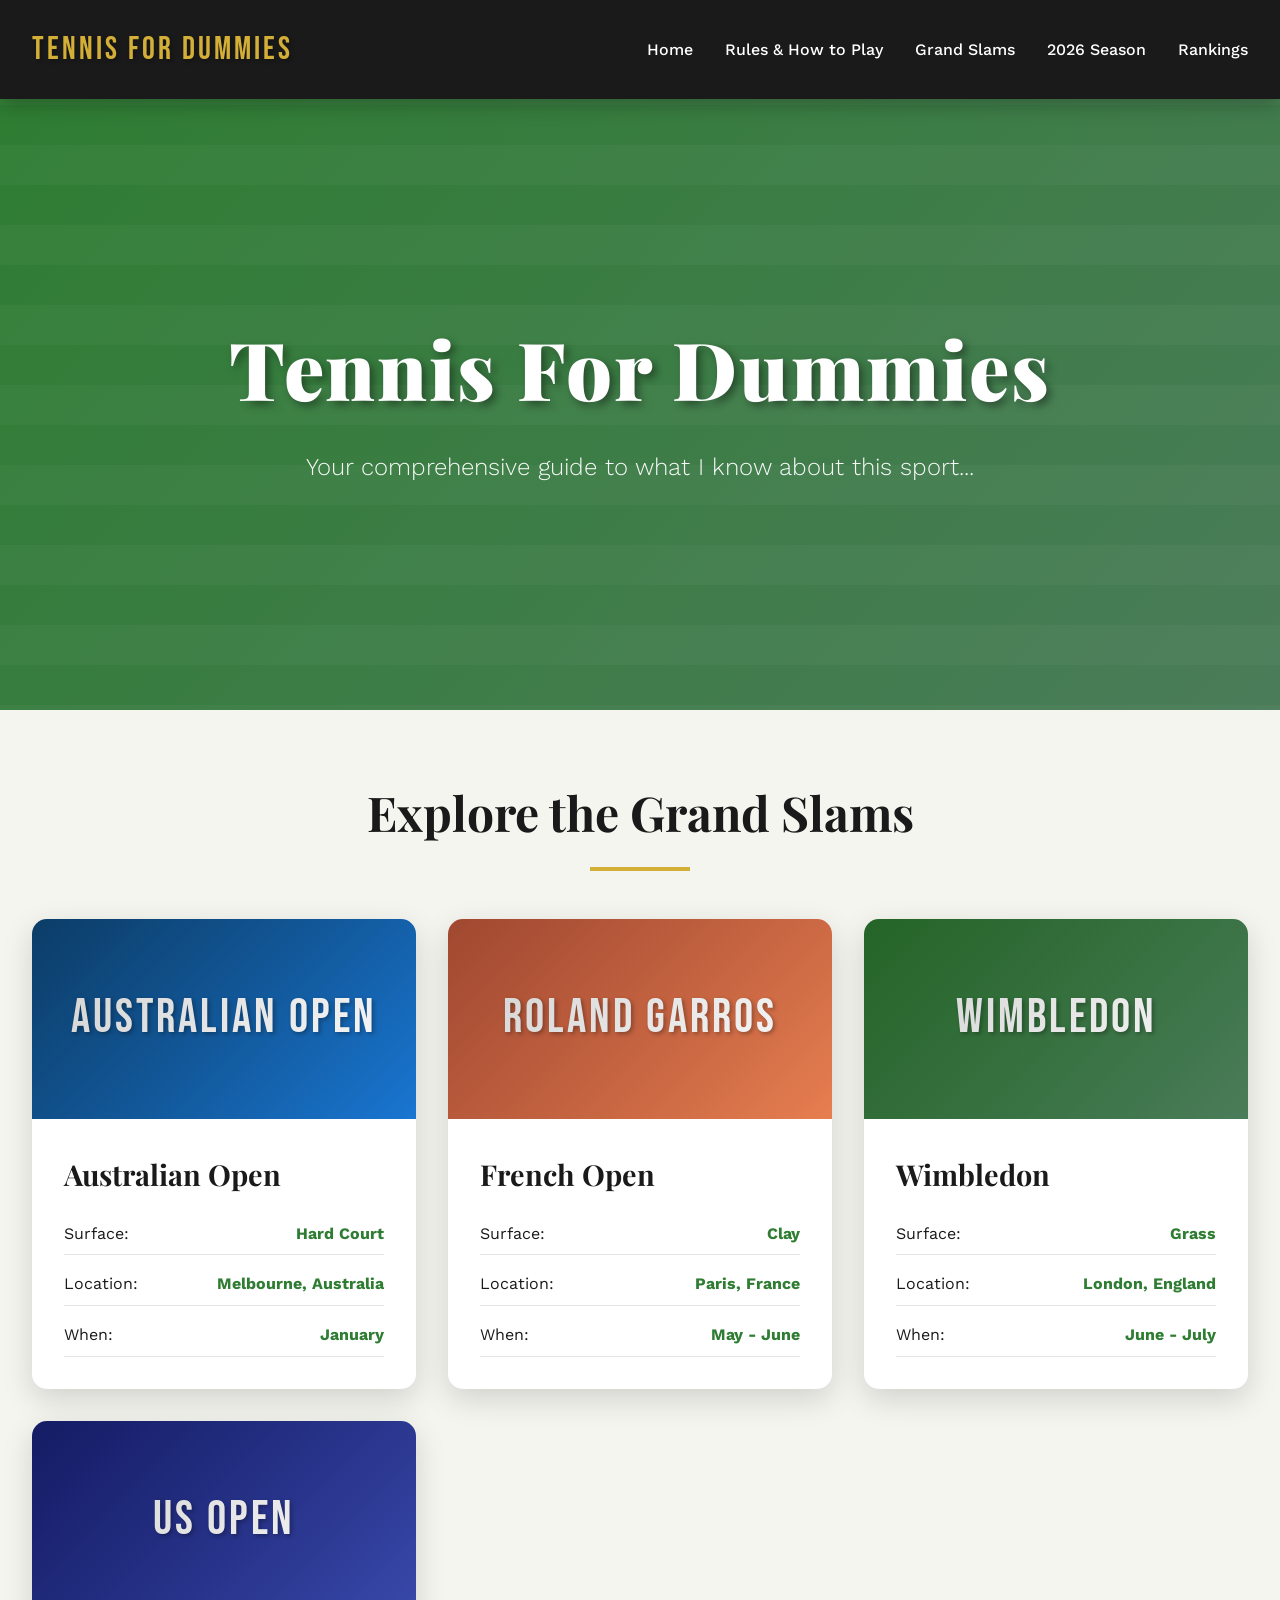
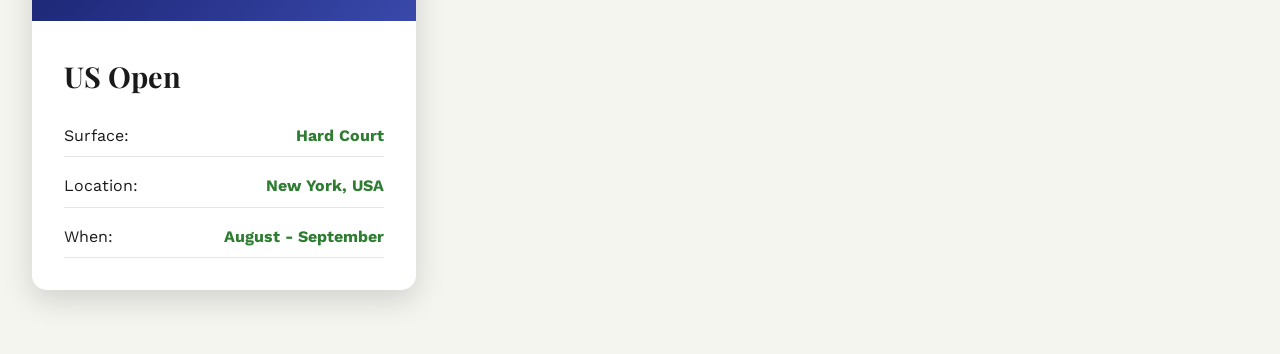
<file: assets/Projects/Tennis For Dummies.html>
<!DOCTYPE html>
<html lang="en">
<head>
    <meta charset="UTF-8">
    <meta name="viewport" content="width=device-width, initial-scale=1.0">
    <title>Tennis For Dummies - Grand Slams, Rankings & Rules</title>
    <link href="https://fonts.googleapis.com/css2?family=Bebas+Neue&family=Playfair+Display:wght@400;700;900&family=Work+Sans:wght@300;400;500;600&display=swap" rel="stylesheet">
    <style>
        * {
            margin: 0;
            padding: 0;
            box-sizing: border-box;
        }

        :root {
            --court-green: #2E7D32;
            --court-clay: #C85A3D;
            --court-blue: #0F4C81;
            --grass-green: #4A7C59;
            --white: #FFFFFF;
            --off-white: #F5F5F0;
            --dark: #1A1A1A;
            --gold: #D4AF37;
            --shadow: rgba(0, 0, 0, 0.15);
        }

        body {
            font-family: 'Work Sans', sans-serif;
            background: var(--off-white);
            color: var(--dark);
            line-height: 1.6;
            overflow-x: hidden;
        }

        /* Navigation */
        nav {
            position: fixed;
            top: 0;
            width: 100%;
            background: var(--dark);
            color: var(--white);
            z-index: 1000;
            box-shadow: 0 4px 20px rgba(0, 0, 0, 0.3);
        }

        .nav-content {
            max-width: 1400px;
            margin: 0 auto;
            padding: 1.5rem 2rem;
            display: flex;
            justify-content: space-between;
            align-items: center;
        }

        .logo {
            font-family: 'Bebas Neue', cursive;
            font-size: 2rem;
            letter-spacing: 3px;
            color: var(--gold);
            text-shadow: 2px 2px 4px rgba(0, 0, 0, 0.3);
        }

        .nav-links {
            display: flex;
            gap: 2rem;
            list-style: none;
        }

        .nav-links a {
            color: var(--white);
            text-decoration: none;
            font-weight: 500;
            transition: all 0.3s ease;
            position: relative;
        }

        .nav-links a:after {
            content: '';
            position: absolute;
            bottom: -5px;
            left: 0;
            width: 0;
            height: 2px;
            background: var(--gold);
            transition: width 0.3s ease;
        }

        .nav-links a:hover:after {
            width: 100%;
        }

        /* Main Content */
        main {
            margin-top: 80px;
        }

        .page {
            display: none;
            animation: fadeIn 0.5s ease;
        }

        .page.active {
            display: block;
        }

        @keyframes fadeIn {
            from { opacity: 0; transform: translateY(20px); }
            to { opacity: 1; transform: translateY(0); }
        }

        /* Hero Section */
        .hero {
            height: 70vh;
            background: linear-gradient(135deg, var(--court-green) 0%, var(--grass-green) 100%);
            display: flex;
            align-items: center;
            justify-content: center;
            position: relative;
            overflow: hidden;
        }

        .hero::before {
            content: '';
            position: absolute;
            width: 200%;
            height: 200%;
            background: repeating-linear-gradient(
                0deg,
                transparent,
                transparent 40px,
                rgba(255, 255, 255, 0.03) 40px,
                rgba(255, 255, 255, 0.03) 80px
            );
            animation: courtLines 20s linear infinite;
        }

        @keyframes courtLines {
            from { transform: translateY(0); }
            to { transform: translateY(80px); }
        }

        .hero-content {
            text-align: center;
            color: var(--white);
            z-index: 1;
            max-width: 900px;
            padding: 2rem;
        }

        .hero h1 {
            font-family: 'Playfair Display', serif;
            font-size: 5rem;
            font-weight: 900;
            margin-bottom: 1rem;
            text-shadow: 4px 4px 8px rgba(0, 0, 0, 0.4);
            letter-spacing: 2px;
        }

        .hero p {
            font-size: 1.5rem;
            font-weight: 300;
            opacity: 0.95;
        }

        /* Container */
        .container {
            max-width: 1400px;
            margin: 0 auto;
            padding: 4rem 2rem;
        }

        /* Section Titles */
        .section-title {
            font-family: 'Playfair Display', serif;
            font-size: 3rem;
            font-weight: 700;
            margin-bottom: 3rem;
            text-align: center;
            color: var(--dark);
            position: relative;
        }

        .section-title::after {
            content: '';
            display: block;
            width: 100px;
            height: 4px;
            background: var(--gold);
            margin: 1rem auto;
        }

        /* Grand Slam Grid */
        .slam-grid {
            display: grid;
            grid-template-columns: repeat(auto-fit, minmax(300px, 1fr));
            gap: 2rem;
            margin-top: 3rem;
        }

        .slam-card {
            background: var(--white);
            border-radius: 15px;
            overflow: hidden;
            box-shadow: 0 10px 30px var(--shadow);
            cursor: pointer;
            transition: all 0.4s ease;
            position: relative;
        }

        .slam-card:hover {
            transform: translateY(-10px);
            box-shadow: 0 20px 50px rgba(0, 0, 0, 0.25);
        }

        .slam-header {
            height: 200px;
            display: flex;
            align-items: center;
            justify-content: center;
            color: var(--white);
            font-family: 'Bebas Neue', cursive;
            font-size: 3rem;
            letter-spacing: 3px;
            text-shadow: 2px 2px 4px rgba(0, 0, 0, 0.3);
            position: relative;
            overflow: hidden;
        }

        .slam-header::before {
            content: '';
            position: absolute;
            top: 0;
            left: 0;
            right: 0;
            bottom: 0;
            background: linear-gradient(135deg, rgba(0,0,0,0.2), rgba(0,0,0,0));
        }

        .australian-open { background: linear-gradient(135deg, #0F4C81, #1976D2); }
        .french-open { background: linear-gradient(135deg, #C85A3D, #E67E50); }
        .wimbledon { background: linear-gradient(135deg, #2E7D32, #4A7C59); }
        .us-open { background: linear-gradient(135deg, #1A237E, #3949AB); }

        .slam-content {
            padding: 2rem;
        }

        .slam-content h3 {
            font-family: 'Playfair Display', serif;
            font-size: 1.8rem;
            margin-bottom: 1rem;
            color: var(--dark);
        }

        .slam-info {
            display: flex;
            flex-direction: column;
            gap: 0.5rem;
            margin-top: 1rem;
        }

        .slam-info-item {
            display: flex;
            justify-content: space-between;
            padding: 0.5rem 0;
            border-bottom: 1px solid rgba(0, 0, 0, 0.1);
        }

        .slam-info-item strong {
            color: var(--court-green);
        }

        /* Rules Section */
        .rules-grid {
            display: grid;
            grid-template-columns: repeat(auto-fit, minmax(400px, 1fr));
            gap: 3rem;
            margin-top: 3rem;
        }

        .rule-card {
            background: var(--white);
            padding: 2.5rem;
            border-radius: 15px;
            box-shadow: 0 5px 20px var(--shadow);
        }

        .rule-card h3 {
            font-family: 'Playfair Display', serif;
            font-size: 2rem;
            margin-bottom: 1.5rem;
            color: var(--court-green);
        }

        .rule-card ul {
            list-style: none;
            padding-left: 0;
        }

        .rule-card li {
            padding: 0.8rem 0;
            padding-left: 1.5rem;
            position: relative;
        }

        .rule-card li:before {
            content: '•';
            position: absolute;
            left: 0;
            color: var(--gold);
            font-size: 1.5rem;
            line-height: 1;
        }

        /* Rankings Table */
        .rankings-container {
            display: grid;
            grid-template-columns: 1fr 1fr;
            gap: 3rem;
            margin-top: 3rem;
        }

        .ranking-section {
            background: var(--white);
            border-radius: 15px;
            padding: 2rem;
            box-shadow: 0 5px 20px var(--shadow);
        }

        .ranking-section h3 {
            font-family: 'Bebas Neue', cursive;
            font-size: 2rem;
            margin-bottom: 1.5rem;
            color: var(--court-green);
            text-align: center;
            letter-spacing: 2px;
        }

        .ranking-table {
            width: 100%;
            border-collapse: collapse;
        }

        .ranking-table thead {
            background: var(--court-green);
            color: var(--white);
        }

        .ranking-table th {
            padding: 1rem;
            text-align: left;
            font-weight: 600;
        }

        .ranking-table td {
            padding: 1rem;
            border-bottom: 1px solid rgba(0, 0, 0, 0.1);
        }

        .ranking-table tbody tr:hover {
            background: var(--off-white);
        }

        .rank-number {
            font-weight: 700;
            color: var(--gold);
            font-size: 1.2rem;
        }

        /* Season Calendar */
        .calendar-grid {
            display: grid;
            grid-template-columns: repeat(auto-fill, minmax(250px, 1fr));
            gap: 1.5rem;
            margin-top: 3rem;
        }

        .calendar-item {
            background: var(--white);
            padding: 1.5rem;
            border-radius: 10px;
            box-shadow: 0 3px 15px var(--shadow);
            border-left: 5px solid var(--court-green);
        }

        .calendar-item h4 {
            font-family: 'Playfair Display', serif;
            font-size: 1.3rem;
            margin-bottom: 0.5rem;
            color: var(--dark);
        }

        .calendar-item .date {
            color: var(--court-green);
            font-weight: 600;
            font-size: 0.9rem;
        }

        .calendar-item .location {
            color: #666;
            font-size: 0.9rem;
            margin-top: 0.3rem;
        }

        /* Grand Slam Detail Page */
        .slam-detail {
            background: var(--white);
            border-radius: 20px;
            overflow: hidden;
            box-shadow: 0 10px 40px var(--shadow);
        }

        .slam-detail-header {
            height: 400px;
            display: flex;
            flex-direction: column;
            align-items: center;
            justify-content: center;
            color: var(--white);
            position: relative;
        }

        .slam-detail-header h2 {
            font-family: 'Bebas Neue', cursive;
            font-size: 5rem;
            letter-spacing: 5px;
            text-shadow: 3px 3px 6px rgba(0, 0, 0, 0.4);
            z-index: 1;
        }

        .slam-detail-header .subtitle {
            font-size: 1.5rem;
            opacity: 0.9;
            z-index: 1;
        }

        .slam-detail-content {
            padding: 4rem;
        }

        .detail-section {
            margin-bottom: 4rem;
        }

        .detail-section h3 {
            font-family: 'Playfair Display', serif;
            font-size: 2.5rem;
            margin-bottom: 2rem;
            color: var(--court-green);
        }

        .champions-list {
            display: grid;
            grid-template-columns: repeat(auto-fill, minmax(200px, 1fr));
            gap: 1rem;
        }

        .champion-year {
            background: var(--off-white);
            padding: 1rem;
            border-radius: 8px;
            text-align: center;
        }

        .champion-year .year {
            font-weight: 700;
            color: var(--gold);
            font-size: 1.2rem;
        }

        .champion-year .name {
            margin-top: 0.5rem;
            color: var(--dark);
        }

        /* Draw/Results Section */
        .draw-section {
            background: var(--off-white);
            padding: 2rem;
            border-radius: 10px;
            margin-top: 2rem;
        }

        .match-result {
            background: var(--white);
            padding: 1.5rem;
            margin-bottom: 1rem;
            border-radius: 8px;
            box-shadow: 0 2px 10px rgba(0, 0, 0, 0.1);
        }

        .match-players {
            display: flex;
            justify-content: space-between;
            align-items: center;
            margin-bottom: 0.5rem;
        }

        .player-name {
            font-weight: 600;
            font-size: 1.1rem;
        }

        .score {
            font-weight: 700;
            color: var(--court-green);
            font-size: 1.2rem;
        }

        /* Back Button */
        .back-btn {
            display: inline-block;
            padding: 1rem 2rem;
            background: var(--court-green);
            color: var(--white);
            text-decoration: none;
            border-radius: 50px;
            font-weight: 600;
            margin-bottom: 2rem;
            transition: all 0.3s ease;
        }

        .back-btn:hover {
            background: var(--grass-green);
            transform: translateX(-5px);
        }

        /* Responsive */
        @media (max-width: 768px) {
            .hero h1 {
                font-size: 3rem;
            }

            .nav-links {
                flex-direction: column;
                gap: 1rem;
            }

            .rankings-container {
                grid-template-columns: 1fr;
            }

            .slam-detail-header h2 {
                font-size: 3rem;
            }

            .slam-detail-content {
                padding: 2rem;
            }

            .rules-grid {
                grid-template-columns: 1fr;
            }
        }

        /* Loading Animation */
        @keyframes ballBounce {
            0%, 100% { transform: translateY(0); }
            50% { transform: translateY(-20px); }
        }

        .loading {
            text-align: center;
            padding: 3rem;
        }

        .tennis-ball {
            width: 50px;
            height: 50px;
            background: #CCFF00;
            border-radius: 50%;
            margin: 0 auto;
            animation: ballBounce 1s infinite;
            box-shadow: 0 5px 15px rgba(0, 0, 0, 0.2);
        }

        /* Official Website Button */
        .official-website-btn {
            display: inline-block;
            margin-top: 1rem;
            padding: 0.8rem 1.5rem;
            background: var(--dark);
            color: var(--white);
            text-decoration: none;
            border-radius: 25px;
            font-size: 0.9rem;
            font-weight: 500;
            transition: all 0.3s ease;
            box-shadow: 0 3px 10px rgba(0, 0, 0, 0.2);
        }

        .official-website-btn:hover {
            transform: translateY(-2px);
            box-shadow: 0 5px 15px rgba(0, 0, 0, 0.3);
        }

        .official-website-btn.ao-btn:hover {
            background: #0F4C81;
        }

        .official-website-btn.fo-btn:hover {
            background: #C85A3D;
        }

        .official-website-btn.wimb-btn:hover {
            background: #2E7D32;
        }

        .official-website-btn.uso-btn:hover {
            background: #1A237E;
        }
    </style>
</head>
<body>
    <nav>
        <div class="nav-content">
            <div class="logo">TENNIS FOR DUMMIES</div>
            <ul class="nav-links">
                <li><a href="#" onclick="showPage('home')">Home</a></li>
                <li><a href="#" onclick="showPage('rules')">Rules & How to Play</a></li>
                <li><a href="#" onclick="showPage('grand-slams')">Grand Slams</a></li>
                <li><a href="#" onclick="showPage('season-2026')">2026 Season</a></li>
                <li><a href="#" onclick="showPage('rankings')">Rankings</a></li>
            </ul>
        </div>
    </nav>

    <main>
        <!-- Home Page -->
        <div id="home" class="page active">
            <div class="hero">
                <div class="hero-content">
                    <h1>Tennis For Dummies</h1>
                    <p>Your comprehensive guide to what I know about this sport...</p>
                </div>
            </div>
            <div class="container">
                <h2 class="section-title">Explore the Grand Slams</h2>
                <div class="slam-grid">
                    <div class="slam-card" onclick="showSlamDetail('australian-open')">
                        <div class="slam-header australian-open">
                            <span>AUSTRALIAN OPEN</span>
                        </div>
                        <div class="slam-content">
                            <h3>Australian Open</h3>
                            <div class="slam-info">
                                <div class="slam-info-item">
                                    <span>Surface:</span>
                                    <strong>Hard Court</strong>
                                </div>
                                <div class="slam-info-item">
                                    <span>Location:</span>
                                    <strong>Melbourne, Australia</strong>
                                </div>
                                <div class="slam-info-item">
                                    <span>When:</span>
                                    <strong>January</strong>
                                </div>
                            </div>
                        </div>
                    </div>

                    <div class="slam-card" onclick="showSlamDetail('french-open')">
                        <div class="slam-header french-open">
                            <span>ROLAND GARROS</span>
                        </div>
                        <div class="slam-content">
                            <h3>French Open</h3>
                            <div class="slam-info">
                                <div class="slam-info-item">
                                    <span>Surface:</span>
                                    <strong>Clay</strong>
                                </div>
                                <div class="slam-info-item">
                                    <span>Location:</span>
                                    <strong>Paris, France</strong>
                                </div>
                                <div class="slam-info-item">
                                    <span>When:</span>
                                    <strong>May - June</strong>
                                </div>
                            </div>
                        </div>
                    </div>

                    <div class="slam-card" onclick="showSlamDetail('wimbledon')">
                        <div class="slam-header wimbledon">
                            <span>WIMBLEDON</span>
                        </div>
                        <div class="slam-content">
                            <h3>Wimbledon</h3>
                            <div class="slam-info">
                                <div class="slam-info-item">
                                    <span>Surface:</span>
                                    <strong>Grass</strong>
                                </div>
                                <div class="slam-info-item">
                                    <span>Location:</span>
                                    <strong>London, England</strong>
                                </div>
                                <div class="slam-info-item">
                                    <span>When:</span>
                                    <strong>June - July</strong>
                                </div>
                            </div>
                        </div>
                    </div>

                    <div class="slam-card" onclick="showSlamDetail('us-open')">
                        <div class="slam-header us-open">
                            <span>US OPEN</span>
                        </div>
                        <div class="slam-content">
                            <h3>US Open</h3>
                            <div class="slam-info">
                                <div class="slam-info-item">
                                    <span>Surface:</span>
                                    <strong>Hard Court</strong>
                                </div>
                                <div class="slam-info-item">
                                    <span>Location:</span>
                                    <strong>New York, USA</strong>
                                </div>
                                <div class="slam-info-item">
                                    <span>When:</span>
                                    <strong>August - September</strong>
                                </div>
                            </div>
                        </div>
                    </div>
                </div>
            </div>
        </div>

        <!-- Rules & How to Play -->
        <div id="rules" class="page">
            <div class="container">
                <h2 class="section-title">Tennis Rules & How to Play</h2>
                <div class="rules-grid">
                    <div class="rule-card">
                        <h3>The Basics</h3>
                        <ul>
                            <li>Tennis is played between two players (singles) or four players (doubles)</li>
                            <li>The objective is to hit the ball over the net into the opponent's court</li>
                            <li>The ball must bounce once before being returned</li>
                            <li>Players alternate serves each game</li>
                            <li>The first player to win 6 games wins a set (must win by 2)</li>
                            <li>Matches are best of 3 or 5 sets</li>
                        </ul>
                    </div>

                    <div class="rule-card">
                        <h3>Scoring System</h3>
                        <ul>
                            <li>Points: 0 (Love), 15, 30, 40, Game</li>
                            <li>Deuce: When score is 40-40</li>
                            <li>Advantage: One point after deuce</li>
                            <li>Game: Win by 2 points after deuce</li>
                            <li>Set: First to 6 games (win by 2)</li>
                            <li>Tiebreak: At 6-6, first to 7 points (win by 2)</li>
                        </ul>
                    </div>

                    <div class="rule-card">
                        <h3>The Court</h3>
                        <ul>
                            <li>Dimensions: 78 feet (23.77m) long</li>
                            <li>Singles width: 27 feet (8.23m)</li>
                            <li>Doubles width: 36 feet (10.97m)</li>
                            <li>Net height: 3 feet (0.914m) at center</li>
                            <li>Service boxes on each side</li>
                            <li>Baseline and service lines</li>
                        </ul>
                    </div>

                    <div class="rule-card">
                        <h3>Serving Rules</h3>
                        <ul>
                            <li>Server stands behind baseline</li>
                            <li>Serve diagonally to opponent's service box</li>
                            <li>Two serve attempts allowed</li>
                            <li>Foot fault if stepping on/over baseline</li>
                            <li>Let: Serve touches net but lands in - replay</li>
                            <li>Alternate sides after each point</li>
                        </ul>
                    </div>

                    <div class="rule-card">
                        <h3>Key Rules</h3>
                        <ul>
                            <li>Ball must land inside the lines (lines are in)</li>
                            <li>Can't touch net with racket or body</li>
                            <li>Ball can't bounce twice on your side</li>
                            <li>Can't hit ball before it crosses net</li>
                            <li>Ball can only be hit once per return</li>
                            <li>Challenges allowed (Hawk-Eye system)</li>
                        </ul>
                    </div>

                    <div class="rule-card">
                        <h3>Grand Slam Specifics</h3>
                        <ul>
                            <li>Men play best of 5 sets</li>
                            <li>Women play best of 3 sets</li>
                            <li>Final set rules vary by tournament</li>
                            <li>Australian Open: 10-point super tiebreak at 6-6 in final set</li>
                            <li>French Open: No tiebreak in final set</li>
                            <li>Wimbledon: Tiebreak at 12-12 in final set</li>
                            <li>US Open: Regular tiebreak at 6-6 in final set</li>
                        </ul>
                    </div>
                </div>
            </div>
        </div>

        <!-- Grand Slams Overview -->
        <div id="grand-slams" class="page">
            <div class="container">
                <h2 class="section-title">The Four Grand Slams</h2>
                <p style="text-align: center; max-width: 800px; margin: 0 auto 3rem; font-size: 1.1rem; color: #666;">
                    The Grand Slam tournaments are the four most prestigious tennis events in the world. 
                    Click on any tournament to learn more about its history, champions, and current results.
                </p>
                <div class="slam-grid">
                    <div class="slam-card" onclick="showSlamDetail('australian-open')">
                        <div class="slam-header australian-open">
                            <span>AUSTRALIAN OPEN</span>
                        </div>
                        <div class="slam-content">
                            <h3>Australian Open</h3>
                            <p>The first Grand Slam of the year, played on hard courts in the blazing Australian summer. Known for its blue courts and intense heat.</p>
                            <div class="slam-info">
                                <div class="slam-info-item">
                                    <span>Status: </span>
                                    <strong>Currently Playing (Semifinals)</strong>
                                </div>
                            </div>
                        </div>
                    </div>

                    <div class="slam-card" onclick="showSlamDetail('french-open')">
                        <div class="slam-header french-open">
                            <span>ROLAND GARROS</span>
                        </div>
                        <div class="slam-content">
                            <h3>French Open</h3>
                            <p>The only Grand Slam played on clay courts. The slow surface and high bounce make it the most physically demanding tournament.</p>
                            <div class="slam-info">
                                <div class="slam-info-item">
                                    <span>Next: </span>
                                    <strong>May 25 - June 8, 2026</strong>
                                </div>
                            </div>
                        </div>
                    </div>

                    <div class="slam-card" onclick="showSlamDetail('wimbledon')">
                        <div class="slam-header wimbledon">
                            <span>WIMBLEDON</span>
                        </div>
                        <div class="slam-content">
                            <h3>Wimbledon</h3>
                            <p>The oldest and most prestigious tennis tournament. Famous for its grass courts, strict dress code, and strawberries & cream tradition.</p>
                            <div class="slam-info">
                                <div class="slam-info-item">
                                    <span>Next: </span>
                                    <strong>June 29 - July 12, 2026</strong>
                                </div>
                            </div>
                        </div>
                    </div>

                    <div class="slam-card" onclick="showSlamDetail('us-open')">
                        <div class="slam-header us-open">
                            <span>US OPEN</span>
                        </div>
                        <div class="slam-content">
                            <h3>US Open</h3>
                            <p>The final Grand Slam of the year, played in New York City. Known for its electric atmosphere and night sessions under the lights.</p>
                            <div class="slam-info">
                                <div class="slam-info-item">
                                    <span>Next: </span>
                                    <strong>August 31 - September 13, 2026</strong>
                                </div>
                            </div>
                        </div>
                    </div>
                </div>
            </div>
        </div>

        <!-- Australian Open Detail -->
        <div id="australian-open-detail" class="page">
            <div class="container">
                <a href="#" class="back-btn" onclick="showPage('grand-slams')">&larr; Back to Grand Slams</a>
                <div class="slam-detail">
                    <div class="slam-detail-header australian-open">
                        <h2>AUSTRALIAN OPEN 2026</h2>
                        <p class="subtitle">January 18 - February 1, 2026 | Melbourne Park</p>
                        <a href="https://ausopen.com/" target="_blank" class="official-website-btn ao-btn">Home | AO</a>
                    </div>
                    <div class="slam-detail-content">
                        <div class="detail-section">
                            <h3>About the Australian Open</h3>
                            <p>The Australian Open is the first of the four Grand Slam tennis tournaments held each year. Played on hard courts at Melbourne Park, it's known for its extreme heat, vibrant blue courts, and passionate crowds. The tournament moved to its current location in 1988 and has since grown to become one of the world's premier sporting events.</p>
                            <br>
                            <p><strong>Surface:</strong> Plexicushion hard court (blue)<br>
                            <strong>Venue:</strong> Melbourne Park<br>
                            <strong>Prize Money:</strong> $96.5 million AUD (2026)<br>
                            <strong>Winner's Prize:</strong> $4.15 million AUD each (singles)</p>
                        </div>

                        <div class="detail-section">
                            <h3>2026 Tournament - SEMIFINALS</h3>
                            <div class="draw-section" id="ao-schedule-container">
                                <div class="loading">
                                    <div class="tennis-ball"></div>
                                    <p style="margin-top: 1rem;">Loading latest schedule...</p>
                                </div>
                            </div>
                        </div>

                        <div class="detail-section">
                            <h3>Recent Champions (2020-2025)</h3>
                            <div class="champions-list">
                                <div class="champion-year">
                                    <div class="year">2025</div>
                                    <div class="name">Jannik Sinner 🇮🇹</div>
                                    <div class="name">Madison Keys 🇺🇸</div>
                                </div>
                                <div class="champion-year">
                                    <div class="year">2024</div>
                                    <div class="name">Jannik Sinner 🇮🇹</div>
                                    <div class="name">Aryna Sabalenka 🇧🇾</div>
                                </div>
                                <div class="champion-year">
                                    <div class="year">2023</div>
                                    <div class="name">Novak Djokovic 🇷🇸</div>
                                    <div class="name">Aryna Sabalenka 🇧🇾</div>
                                </div>
                                <div class="champion-year">
                                    <div class="year">2022</div>
                                    <div class="name">Rafael Nadal 🇪🇸</div>
                                    <div class="name">Ashleigh Barty 🇦🇺</div>
                                </div>
                                <div class="champion-year">
                                    <div class="year">2021</div>
                                    <div class="name">Novak Djokovic 🇷🇸</div>
                                    <div class="name">Naomi Osaka 🇯🇵</div>
                                </div>
                                <div class="champion-year">
                                    <div class="year">2020</div>
                                    <div class="name">Novak Djokovic 🇷🇸</div>
                                    <div class="name">Sofia Kenin 🇺🇸</div>
                                </div>
                            </div>
                        </div>

                        <div class="detail-section">
                            <h3>Tournament Records & Facts</h3>
                            <ul style="list-style: none; padding: 0;">
                                <li style="padding: 1rem; background: var(--off-white); margin-bottom: 0.5rem; border-radius: 8px;">
                                    <strong>Most Men's Titles:</strong> Novak Djokovic (10 titles - 2008, 2011-13, 2015-16, 2019-21, 2023)
                                </li>
                                <li style="padding: 1rem; background: var(--off-white); margin-bottom: 0.5rem; border-radius: 8px;">
                                    <strong>Most Women's Titles:</strong> Margaret Court (11 titles)
                                </li>
                                <li style="padding: 1rem; background: var(--off-white); margin-bottom: 0.5rem; border-radius: 8px;">
                                    <strong>Hottest Day:</strong> 42.2°C (108°F) in 2014
                                </li>
                                <li style="padding: 1rem; background: var(--off-white); margin-bottom: 0.5rem; border-radius: 8px;">
                                    <strong>First Tournament:</strong> 1905 (moved to Melbourne Park in 1988)
                                </li>
                                <li style="padding: 1rem; background: var(--off-white); margin-bottom: 0.5rem; border-radius: 8px;">
                                    <strong>Retractable Roofs:</strong> 3 courts (Rod Laver, John Cain, Margaret Court arenas)
                                </li>
                            </ul>
                        </div>
                    </div>
                </div>
            </div>
        </div>

        <!-- French Open Detail -->
        <div id="french-open-detail" class="page">
            <div class="container">
                <a href="#" class="back-btn" onclick="showPage('grand-slams')">&larr; Back to Grand Slams</a>
                <div class="slam-detail">
                    <div class="slam-detail-header french-open">
                        <h2>FRENCH OPEN</h2>
                        <p class="subtitle">May 25 - June 8, 2026 | Roland Garros, Paris</p>
                        <a href="https://www.rolandgarros.com/en-us/" target="_blank" class="official-website-btn fo-btn">Roland-Garros 2026 - The official site</a>
                    </div>
                    <div class="slam-detail-content">
                        <div class="detail-section">
                            <h3>About Roland Garros</h3>
                            <p>The French Open, also called Roland Garros, is the premier clay court championship in the world and the only Grand Slam tournament currently held on this surface. The slow-playing surface and five-set matches (for men) make it one of the most physically demanding tournaments. The distinctive red clay courts and Parisian atmosphere make it one of tennis's most iconic events.</p>
                            <br>
                            <p><strong>Surface:</strong> Red clay<br>
                            <strong>Venue:</strong> Stade Roland Garros<br>
                            <strong>Prize Money:</strong> €53.5 million (2026 estimated)<br>
                            <strong>Unique Feature:</strong> No final set tiebreak - play continues until 2-game advantage</p>
                        </div>

                        <div class="detail-section">
                            <h3>Recent Champions (2020-2025)</h3>
                            <div class="champions-list">
                                <div class="champion-year">
                                    <div class="year">2025</div>
                                    <div class="name">Carlos Alcaraz 🇪🇸</div>
                                    <div class="name">Iga Świątek 🇵🇱</div>
                                </div>
                                <div class="champion-year">
                                    <div class="year">2024</div>
                                    <div class="name">Carlos Alcaraz 🇪🇸</div>
                                    <div class="name">Iga Świątek 🇵🇱</div>
                                </div>
                                <div class="champion-year">
                                    <div class="year">2023</div>
                                    <div class="name">Novak Djokovic 🇷🇸</div>
                                    <div class="name">Iga Świątek 🇵🇱</div>
                                </div>
                                <div class="champion-year">
                                    <div class="year">2022</div>
                                    <div class="name">Rafael Nadal 🇪🇸</div>
                                    <div class="name">Iga Świątek 🇵🇱</div>
                                </div>
                                <div class="champion-year">
                                    <div class="year">2021</div>
                                    <div class="name">Novak Djokovic 🇷🇸</div>
                                    <div class="name">Barbora Krejčíková 🇨🇿</div>
                                </div>
                                <div class="champion-year">
                                    <div class="year">2020</div>
                                    <div class="name">Rafael Nadal 🇪🇸</div>
                                    <div class="name">Iga Świątek 🇵🇱</div>
                                </div>
                            </div>
                        </div>

                        <div class="detail-section">
                            <h3>Tournament Records & Facts</h3>
                            <ul style="list-style: none; padding: 0;">
                                <li style="padding: 1rem; background: var(--off-white); margin-bottom: 0.5rem; border-radius: 8px;">
                                    <strong>Most Men's Titles:</strong> Rafael Nadal (14 titles - "King of Clay")
                                </li>
                                <li style="padding: 1rem; background: var(--off-white); margin-bottom: 0.5rem; border-radius: 8px;">
                                    <strong>Most Women's Titles:</strong> Chris Evert (7 titles)
                                </li>
                                <li style="padding: 1rem; background: var(--off-white); margin-bottom: 0.5rem; border-radius: 8px;">
                                    <strong>First Tournament:</strong> 1891 (only French nationals until 1925)
                                </li>
                                <li style="padding: 1rem; background: var(--off-white); margin-bottom: 0.5rem; border-radius: 8px;">
                                    <strong>Named After:</strong> French aviator Roland Garros (renamed in 1928)
                                </li>
                                <li style="padding: 1rem; background: var(--off-white); margin-bottom: 0.5rem; border-radius: 8px;">
                                    <strong>Clay Courts:</strong> 15 tons of crushed brick used annually
                                </li>
                                <li style="padding: 1rem; background: var(--off-white); margin-bottom: 0.5rem; border-radius: 8px;">
                                    <strong>Main Court:</strong> Court Philippe Chatrier (capacity 15,225) - has retractable roof
                                </li>
                            </ul>
                        </div>
                    </div>
                </div>
            </div>
        </div>

        <!-- Wimbledon Detail -->
        <div id="wimbledon-detail" class="page">
            <div class="container">
                <a href="#" class="back-btn" onclick="showPage('grand-slams')">&larr; Back to Grand Slams</a>
                <div class="slam-detail">
                    <div class="slam-detail-header wimbledon">
                        <h2>WIMBLEDON</h2>
                        <p class="subtitle">June 29 - July 12, 2026 | All England Club, London</p>
                        <a href="https://www.wimbledon.com/" target="_blank" class="official-website-btn wimb-btn">Home - The Championships, Wimbledon - Official Site by IBM</a>
                    </div>
                    <div class="slam-detail-content">
                        <div class="detail-section">
                            <h3>About Wimbledon</h3>
                            <p>Wimbledon is the oldest tennis tournament in the world and is widely regarded as the most prestigious. It is the only Grand Slam still played on grass courts, the game's original surface. Famous for its traditions including the strict all-white dress code, royal patronage, strawberries and cream, and the lack of sponsor advertising around the courts.</p>
                            <br>
                            <p><strong>Surface:</strong> Grass<br>
                            <strong>Venue:</strong> All England Lawn Tennis and Croquet Club<br>
                            <strong>Prize Money:</strong> £50 million (2026 estimated)<br>
                            <strong>Traditions:</strong> All-white dress code, Centre Court queue, strawberries & cream<br>
                            <strong>Royal Box:</strong> Members of the British Royal Family traditionally attend</p>
                        </div>

                        <div class="detail-section">
                            <h3>Recent Champions (2020-2025)</h3>
                            <div class="champions-list">
                                <div class="champion-year">
                                    <div class="year">2025</div>
                                    <div class="name">Carlos Alcaraz 🇪🇸</div>
                                    <div class="name">Markéta Vondroušová 🇨🇿</div>
                                </div>
                                <div class="champion-year">
                                    <div class="year">2024</div>
                                    <div class="name">Carlos Alcaraz 🇪🇸</div>
                                    <div class="name">Barbora Krejčíková 🇨🇿</div>
                                </div>
                                <div class="champion-year">
                                    <div class="year">2023</div>
                                    <div class="name">Carlos Alcaraz 🇪🇸</div>
                                    <div class="name">Markéta Vondroušová 🇨🇿</div>
                                </div>
                                <div class="champion-year">
                                    <div class="year">2022</div>
                                    <div class="name">Novak Djokovic 🇷🇸</div>
                                    <div class="name">Elena Rybakina 🇰🇿</div>
                                </div>
                                <div class="champion-year">
                                    <div class="year">2021</div>
                                    <div class="name">Novak Djokovic 🇷🇸</div>
                                    <div class="name">Ashleigh Barty 🇦🇺</div>
                                </div>
                                <div class="champion-year">
                                    <div class="year">2020</div>
                                    <div class="name" style="font-style: italic;">Cancelled (COVID-19)</div>
                                </div>
                            </div>
                        </div>

                        <div class="detail-section">
                            <h3>Tournament Records & Facts</h3>
                            <ul style="list-style: none; padding: 0;">
                                <li style="padding: 1rem; background: var(--off-white); margin-bottom: 0.5rem; border-radius: 8px;">
                                    <strong>Most Men's Titles:</strong> Roger Federer (8 titles)
                                </li>
                                <li style="padding: 1rem; background: var(--off-white); margin-bottom: 0.5rem; border-radius: 8px;">
                                    <strong>Most Women's Titles:</strong> Martina Navratilova (9 titles)
                                </li>
                                <li style="padding: 1rem; background: var(--off-white); margin-bottom: 0.5rem; border-radius: 8px;">
                                    <strong>First Tournament:</strong> 1877 (oldest Grand Slam)
                                </li>
                                <li style="padding: 1rem; background: var(--off-white); margin-bottom: 0.5rem; border-radius: 8px;">
                                    <strong>Retractable Roof:</strong> Centre Court (since 2009) and No. 1 Court (since 2019)
                                </li>
                                <li style="padding: 1rem; background: var(--off-white); margin-bottom: 0.5rem; border-radius: 8px;">
                                    <strong>Longest Match:</strong> Isner vs Mahut (2010) - 11 hours, 5 minutes over 3 days
                                </li>
                                <li style="padding: 1rem; background: var(--off-white); margin-bottom: 0.5rem; border-radius: 8px;">
                                    <strong>Grass Maintenance:</strong> 8mm precise height, courts prepared year-round
                                </li>
                                <li style="padding: 1rem; background: var(--off-white); margin-bottom: 0.5rem; border-radius: 8px;">
                                    <strong>Strawberries:</strong> Over 166,000 servings consumed during the fortnight
                                </li>
                            </ul>
                        </div>
                    </div>
                </div>
            </div>
        </div>

        <!-- US Open Detail -->
        <div id="us-open-detail" class="page">
            <div class="container">
                <a href="#" class="back-btn" onclick="showPage('grand-slams')">&larr; Back to Grand Slams</a>
                <div class="slam-detail">
                    <div class="slam-detail-header us-open">
                        <h2>US OPEN</h2>
                        <p class="subtitle">August 31 - September 13, 2026 | USTA Billie Jean King National Tennis Center, New York</p>
                        <a href="https://www.usopen.org/" target="_blank" class="official-website-btn uso-btn">Official Site of the 2026 US Open Tennis Championships - A USTA Event</a>
                    </div>
                    <div class="slam-detail-content">
                        <div class="detail-section">
                            <h3>About the US Open</h3>
                            <p>The US Open is the fourth and final Grand Slam tournament of the year, played on hard courts in New York City. Known for its electric atmosphere, especially during night sessions under the lights of Arthur Ashe Stadium. The tournament is famous for its loud, enthusiastic crowds and being the highest-attended annual sporting event in the world.</p>
                            <br>
                            <p><strong>Surface:</strong> DecoTurf hard court (acrylic)<br>
                            <strong>Venue:</strong> USTA Billie Jean King National Tennis Center<br>
                            <strong>Prize Money:</strong> $75 million (2026 estimated)<br>
                            <strong>Main Stadium:</strong> Arthur Ashe Stadium (capacity 23,771 - largest tennis stadium)<br>
                            <strong>Unique Feature:</strong> Tiebreak at 6-6 in final set</p>
                        </div>

                        <div class="detail-section">
                            <h3>Recent Champions (2020-2025)</h3>
                            <div class="champions-list">
                                <div class="champion-year">
                                    <div class="year">2025</div>
                                    <div class="name">Novak Djokovic 🇷🇸</div>
                                    <div class="name">Coco Gauff 🇺🇸</div>
                                </div>
                                <div class="champion-year">
                                    <div class="year">2024</div>
                                    <div class="name">Jannik Sinner 🇮🇹</div>
                                    <div class="name">Aryna Sabalenka 🇧🇾</div>
                                </div>
                                <div class="champion-year">
                                    <div class="year">2023</div>
                                    <div class="name">Novak Djokovic 🇷🇸</div>
                                    <div class="name">Coco Gauff 🇺🇸</div>
                                </div>
                                <div class="champion-year">
                                    <div class="year">2022</div>
                                    <div class="name">Carlos Alcaraz 🇪🇸</div>
                                    <div class="name">Iga Świątek 🇵🇱</div>
                                </div>
                                <div class="champion-year">
                                    <div class="year">2021</div>
                                    <div class="name">Daniil Medvedev 🇷🇺</div>
                                    <div class="name">Emma Raducanu 🇬🇧</div>
                                </div>
                                <div class="champion-year">
                                    <div class="year">2020</div>
                                    <div class="name">Dominic Thiem 🇦🇹</div>
                                    <div class="name">Naomi Osaka 🇯🇵</div>
                                </div>
                            </div>
                        </div>

                        <div class="detail-section">
                            <h3>Tournament Records & Facts</h3>
                            <ul style="list-style: none; padding: 0;">
                                <li style="padding: 1rem; background: var(--off-white); margin-bottom: 0.5rem; border-radius: 8px;">
                                    <strong>Most Men's Titles:</strong> Jimmy Connors, Pete Sampras, Roger Federer (5 titles each)
                                </li>
                                <li style="padding: 1rem; background: var(--off-white); margin-bottom: 0.5rem; border-radius: 8px;">
                                    <strong>Most Women's Titles:</strong> Serena Williams (6 titles)
                                </li>
                                <li style="padding: 1rem; background: var(--off-white); margin-bottom: 0.5rem; border-radius: 8px;">
                                    <strong>First Tournament:</strong> 1881 (moved to current location in 1978)
                                </li>
                                <li style="padding: 1rem; background: var(--off-white); margin-bottom: 0.5rem; border-radius: 8px;">
                                    <strong>Arthur Ashe Stadium:</strong> World's largest tennis stadium, retractable roof added 2016
                                </li>
                                <li style="padding: 1rem; background: var(--off-white); margin-bottom: 0.5rem; border-radius: 8px;">
                                    <strong>Equal Prize Money:</strong> First Grand Slam to offer equal prize money (1973)
                                </li>
                                <li style="padding: 1rem; background: var(--off-white); margin-bottom: 0.5rem; border-radius: 8px;">
                                    <strong>Attendance:</strong> Over 700,000+ spectators during the two-week tournament
                                </li>
                                <li style="padding: 1rem; background: var(--off-white); margin-bottom: 0.5rem; border-radius: 8px;">
                                    <strong>Night Sessions:</strong> Famous for electric atmosphere under the lights
                                </li>
                            </ul>
                        </div>
                    </div>
                </div>
            </div>
        </div>

        <!-- 2026 Season -->
        <div id="season-2026" class="page">
            <div class="container">
                <h2 class="section-title">2026 Tennis Season</h2>
                <p style="text-align: center; max-width: 900px; margin: 0 auto 3rem; font-size: 1.1rem; color: #666;">
                    The 2026 season features 59 ATP tournaments across 29 countries plus the four Grand Slams. 
                    The season started on January 2 with the United Cup and runs through the ATP Finals in November.
                </p>

                <div class="detail-section">
                    <h3>Major Tournaments</h3>
                    <div class="calendar-grid">
                        <div class="calendar-item">
                            <h4>United Cup</h4>
                            <div class="date">January 2-12, 2026</div>
                            <div class="location">Australia (Team Event)</div>
                        </div>
                        <div class="calendar-item" style="border-left-color: var(--court-blue);">
                            <h4>Australian Open</h4>
                            <div class="date">January 18 - February 1, 2026</div>
                            <div class="location">Melbourne, Australia</div>
                        </div>
                        <div class="calendar-item">
                            <h4>Indian Wells Masters</h4>
                            <div class="date">March 2026</div>
                            <div class="location">California, USA</div>
                        </div>
                        <div class="calendar-item">
                            <h4>Miami Open</h4>
                            <div class="date">March 2026</div>
                            <div class="location">Florida, USA</div>
                        </div>
                        <div class="calendar-item">
                            <h4>Monte-Carlo Masters</h4>
                            <div class="date">April 2026</div>
                            <div class="location">Monaco</div>
                        </div>
                        <div class="calendar-item">
                            <h4>Madrid Open</h4>
                            <div class="date">April-May 2026</div>
                            <div class="location">Spain</div>
                        </div>
                        <div class="calendar-item">
                            <h4>Rome Masters</h4>
                            <div class="date">May 2026</div>
                            <div class="location">Italy</div>
                        </div>
                        <div class="calendar-item" style="border-left-color: var(--court-clay);">
                            <h4>French Open</h4>
                            <div class="date">May 25 - June 8, 2026</div>
                            <div class="location">Paris, France</div>
                        </div>
                        <div class="calendar-item" style="border-left-color: var(--grass-green);">
                            <h4>Wimbledon</h4>
                            <div class="date">June 29 - July 12, 2026</div>
                            <div class="location">London, England</div>
                        </div>
                        <div class="calendar-item">
                            <h4>Canadian Open</h4>
                            <div class="date">August 2026</div>
                            <div class="location">Canada</div>
                        </div>
                        <div class="calendar-item">
                            <h4>Cincinnati Masters</h4>
                            <div class="date">August 2026</div>
                            <div class="location">Ohio, USA</div>
                        </div>
                        <div class="calendar-item" style="border-left-color: var(--court-blue);">
                            <h4>US Open</h4>
                            <div class="date">August 31 - September 13, 2026</div>
                            <div class="location">New York, USA</div>
                        </div>
                        <div class="calendar-item">
                            <h4>Shanghai Masters</h4>
                            <div class="date">October 2026</div>
                            <div class="location">China</div>
                        </div>
                        <div class="calendar-item">
                            <h4>Paris Masters</h4>
                            <div class="date">October-November 2026</div>
                            <div class="location">Paris, France</div>
                        </div>
                        <div class="calendar-item" style="border-left-color: var(--gold);">
                            <h4>ATP Finals</h4>
                            <div class="date">November 2026</div>
                            <div class="location">Turin, Italy</div>
                        </div>
                        <div class="calendar-item">
                            <h4>Davis Cup Finals</h4>
                            <div class="date">November 2026</div>
                            <div class="location">TBD</div>
                        </div>
                    </div>
                </div>

                <div class="detail-section" style="margin-top: 4rem;">
                    <h3>2026 Season Highlights</h3>
                    <ul style="list-style: none; padding: 0;">
                        <li style="padding: 1rem; background: var(--white); margin-bottom: 0.5rem; border-radius: 8px; box-shadow: 0 2px 10px var(--shadow);">
                            <strong>Season Start:</strong> One week later than usual - begins January 2 instead of late December
                        </li>
                        <li style="padding: 1rem; background: var(--white); margin-bottom: 0.5rem; border-radius: 8px; box-shadow: 0 2px 10px var(--shadow);">
                            <strong>ATP Masters 1000:</strong> 9 tournaments, 7 with enhanced 12-day format
                        </li>
                        <li style="padding: 1rem; background: var(--white); margin-bottom: 0.5rem; border-radius: 8px; box-shadow: 0 2px 10px var(--shadow);">
                            <strong>ATP 500:</strong> 16 events throughout the season
                        </li>
                        <li style="padding: 1rem; background: var(--white); margin-bottom: 0.5rem; border-radius: 8px; box-shadow: 0 2px 10px var(--shadow);">
                            <strong>ATP 250:</strong> 29 events across 29 countries
                        </li>
                        <li style="padding: 1rem; background: var(--white); margin-bottom: 0.5rem; border-radius: 8px; box-shadow: 0 2px 10px var(--shadow);">
                            <strong>New Addition:</strong> Estoril returns as ATP 250 event in July
                        </li>
                        <li style="padding: 1rem; background: var(--white); margin-bottom: 0.5rem; border-radius: 8px; box-shadow: 0 2px 10px var(--shadow);">
                            <strong>Changes:</strong> Marseille moves to October, Stockholm to November, Metz discontinued
                        </li>
                        <li style="padding: 1rem; background: var(--white); margin-bottom: 0.5rem; border-radius: 8px; box-shadow: 0 2px 10px var(--shadow);">
                            <strong>Year-End:</strong> 6th edition of ATP Finals in Turin, Italy
                        </li>
                    </ul>
                </div>

                <div class="detail-section" style="margin-top: 4rem;">
                    <h3>Notable Retirements Announced for 2026</h3>
                    <div class="champions-list">
                        <div class="champion-year">
                            <div class="name" style="font-weight: 700; color: var(--dark);">Stan Wawrinka 🇨🇭</div>
                            <div style="font-size: 0.9rem; margin-top: 0.5rem;">3x Grand Slam Champion</div>
                            <div style="font-size: 0.85rem; color: #666;">Career-high: No. 3</div>
                        </div>
                        <div class="champion-year">
                            <div class="name" style="font-weight: 700; color: var(--dark);">Gaël Monfils 🇫🇷</div>
                            <div style="font-size: 0.9rem; margin-top: 0.5rem;">13 Career Titles</div>
                            <div style="font-size: 0.85rem; color: #666;">Career-high: No. 6</div>
                        </div>
                        <div class="champion-year">
                            <div class="name" style="font-weight: 700; color: var(--dark);">Milos Raonic 🇨🇦</div>
                            <div style="font-size: 0.9rem; margin-top: 0.5rem;">8 Career Titles</div>
                            <div style="font-size: 0.85rem; color: #666;">2016 Wimbledon Finalist</div>
                        </div>
                    </div>
                </div>
            </div>
        </div>

        <!-- Rankings Page -->
        <div id="rankings" class="page">
            <div class="container">
                <h2 class="section-title">Current ATP & WTA Rankings</h2>
                <p style="text-align: center; max-width: 800px; margin: 0 auto 3rem; font-size: 1.1rem; color: #666;">
                    Latest world rankings as of January 26, 2026
                </p>

                <div class="rankings-container">
                    <!-- ATP Men's Rankings -->
                    <div class="ranking-section">
                        <h3>ATP Men's Singles Rankings</h3>
                        <div id="atp-rankings-container">
                            <div class="loading">
                                <div class="tennis-ball"></div>
                                <p style="margin-top: 1rem;">Loading latest rankings...</p>
                            </div>
                        </div>
                    </div>

                    <!-- WTA Women's Rankings -->
                    <div class="ranking-section">
                        <h3>WTA Women's Singles Rankings</h3>
                        <div id="wta-rankings-container">
                            <div class="loading">
                                <div class="tennis-ball"></div>
                                <p style="margin-top: 1rem;">Loading latest rankings...</p>
                            </div>
                        </div>
                    </div>
                </div>

                <div style="margin-top: 3rem; padding: 2rem; background: var(--white); border-radius: 15px; box-shadow: 0 5px 20px var(--shadow);">
                    <h3 style="font-family: 'Playfair Display', serif; font-size: 2rem; margin-bottom: 1rem; color: var(--court-green);">About the Rankings</h3>
                    <p style="margin-bottom: 1rem;">ATP and WTA rankings are updated weekly on Mondays and are based on a rolling 52-week system. Players earn points based on their performance in tournaments, with Grand Slams offering the most points.</p>
                    <p>Rankings determine seeding for tournaments and qualification for year-end championships. The top 8 singles players and doubles teams qualify for the ATP Finals and WTA Finals respectively.</p>
                </div>
            </div>
        </div>
    </main>

    <script>
        // API configuration for live data
        const API_CONFIG = {
            anthropicApiUrl: 'https://api.anthropic.com/v1/messages'
        };

        // Country code to flag emoji mapping
        const countryFlags = {
            'ESP': '🇪🇸', 'ITA': '🇮🇹', 'GER': '🇩🇪', 'USA': '🇺🇸', 'SRB': '🇷🇸',
            'AUS': '🇦🇺', 'NOR': '🇳🇴', 'CAN': '🇨🇦', 'GBR': '🇬🇧', 'DEN': '🇩🇰',
            'RUS': '🇷🇺', 'BLR': '🇧🇾', 'POL': '🇵🇱', 'KAZ': '🇰🇿', 'CHN': '🇨🇳',
            'UKR': '🇺🇦', 'CZE': '🇨🇿', 'FRA': '🇫🇷', 'JPN': '🇯🇵', 'ARG': '🇦🇷'
        };

        // Fetch live Australian Open schedule
        async function fetchAOSchedule() {
            try {
                const response = await fetch(API_CONFIG.anthropicApiUrl, {
                    method: 'POST',
                    headers: {
                        'Content-Type': 'application/json'
                    },
                    body: JSON.stringify({
                        model: 'claude-sonnet-4-20250514',
                        max_tokens: 1000,
                        messages: [{
                            role: 'user',
                            content: 'Search for the current Australian Open 2026 schedule for semifinals and finals. Include match times in AEDT (Australian Eastern Daylight Time), player names with seedings, and match status. Format the response as JSON with this structure: {"mens_matches": [{"player1": "Name", "seed1": "1", "player2": "Name", "seed2": "3", "time": "Time in AEDT", "round": "Semifinal/Final", "status": "Scheduled/Completed/In Progress", "winner": "Name if completed"}], "womens_matches": [same structure]}'
                        }],
                        tools: [{
                            type: 'web_search_20250305',
                            name: 'web_search'
                        }]
                    })
                });

                const data = await response.json();
                
                // Extract JSON from response
                let scheduleData = null;
                if (data.content) {
                    for (const block of data.content) {
                        if (block.type === 'text') {
                            const jsonMatch = block.text.match(/\{[\s\S]*\}/);
                            if (jsonMatch) {
                                scheduleData = JSON.parse(jsonMatch[0]);
                                break;
                            }
                        }
                    }
                }

                return scheduleData || getDefaultAOSchedule();
            } catch (error) {
                console.error('Error fetching AO schedule:', error);
                return getDefaultAOSchedule();
            }
        }

        // Default schedule based on latest search results
        function getDefaultAOSchedule() {
            return {
                mens_matches: [
                    {
                        player1: 'Carlos Alcaraz',
                        seed1: '1',
                        player2: 'Alexander Zverev',
                        seed2: '3',
                        time: 'Thursday, Jan 30, 2:00 PM AEDT',
                        round: 'Semifinal',
                        status: 'Scheduled',
                        note: 'Alcaraz seeking first AO title'
                    },
                    {
                        player1: 'Jannik Sinner',
                        seed1: '2',
                        player2: 'Novak Djokovic',
                        seed2: '4',
                        time: 'Friday, Jan 31, 7:00 PM AEDT',
                        round: 'Semifinal',
                        status: 'Scheduled',
                        note: 'Sinner defending champion, Djokovic seeking record 25th major'
                    }
                ],
                womens_matches: [
                    {
                        player1: 'Aryna Sabalenka',
                        seed1: '1',
                        player2: 'Elina Svitolina',
                        seed2: '12',
                        time: 'Thursday, Jan 30, 7:30 PM AEDT',
                        round: 'Semifinal',
                        status: 'Scheduled',
                        note: 'Sabalenka seeking 4th consecutive AO final appearance'
                    },
                    {
                        player1: 'Elena Rybakina',
                        seed1: '5',
                        player2: 'Jessica Pegula',
                        seed2: '6',
                        time: 'Thursday, Jan 30, 9:30 PM AEDT (approx)',
                        round: 'Semifinal',
                        status: 'Scheduled',
                        note: 'Rybakina won Wimbledon 2022, Pegula seeking first AO final'
                    }
                ]
            };
        }

        // Fetch ATP rankings
        async function fetchATPRankings() {
            try {
                const response = await fetch(API_CONFIG.anthropicApiUrl, {
                    method: 'POST',
                    headers: {
                        'Content-Type': 'application/json'
                    },
                    body: JSON.stringify({
                        model: 'claude-sonnet-4-20250514',
                        max_tokens: 1000,
                        messages: [{
                            role: 'user',
                            content: 'Search for the current ATP tennis rankings as of January 2026. Return top 15 players in JSON format: [{"rank": 1, "name": "Player Name", "country": "Country Code", "points": 12050}]'
                        }],
                        tools: [{
                            type: 'web_search_20250305',
                            name: 'web_search'
                        }]
                    })
                });

                const data = await response.json();
                
                let rankings = null;
                if (data.content) {
                    for (const block of data.content) {
                        if (block.type === 'text') {
                            const jsonMatch = block.text.match(/\[[\s\S]*\]/);
                            if (jsonMatch) {
                                rankings = JSON.parse(jsonMatch[0]);
                                break;
                            }
                        }
                    }
                }

                return rankings || getDefaultATPRankings();
            } catch (error) {
                console.error('Error fetching ATP rankings:', error);
                return getDefaultATPRankings();
            }
        }

        // Fetch WTA rankings
        async function fetchWTARankings() {
            try {
                const response = await fetch(API_CONFIG.anthropicApiUrl, {
                    method: 'POST',
                    headers: {
                        'Content-Type': 'application/json'
                    },
                    body: JSON.stringify({
                        model: 'claude-sonnet-4-20250514',
                        max_tokens: 1000,
                        messages: [{
                            role: 'user',
                            content: 'Search for the current WTA tennis rankings as of January 2026. Return top 15 players in JSON format: [{"rank": 1, "name": "Player Name", "country": "Country Code", "points": 10990}]'
                        }],
                        tools: [{
                            type: 'web_search_20250305',
                            name: 'web_search'
                        }]
                    })
                });

                const data = await response.json();
                
                let rankings = null;
                if (data.content) {
                    for (const block of data.content) {
                        if (block.type === 'text') {
                            const jsonMatch = block.text.match(/\[[\s\S]*\]/);
                            if (jsonMatch) {
                                rankings = JSON.parse(jsonMatch[0]);
                                break;
                            }
                        }
                    }
                }

                return rankings || getDefaultWTARankings();
            } catch (error) {
                console.error('Error fetching WTA rankings:', error);
                return getDefaultWTARankings();
            }
        }

        // Default ATP rankings
        function getDefaultATPRankings() {
            return [
                {rank: 1, name: 'Carlos Alcaraz', country: 'ESP', points: 12050},
                {rank: 2, name: 'Jannik Sinner', country: 'ITA', points: 11500},
                {rank: 3, name: 'Alexander Zverev', country: 'GER', points: 5160},
                {rank: 4, name: 'Taylor Fritz', country: 'USA', points: 4930},
                {rank: 5, name: 'Novak Djokovic', country: 'SRB', points: 4800},
                {rank: 6, name: 'Alex de Minaur', country: 'AUS', points: 4545},
                {rank: 7, name: 'Ben Shelton', country: 'USA', points: 3705},
                {rank: 8, name: 'Lorenzo Musetti', country: 'ITA', points: 3545},
                {rank: 9, name: 'Casper Ruud', country: 'NOR', points: 3425},
                {rank: 10, name: 'Felix Auger-Aliassime', country: 'CAN', points: 3155},
                {rank: 11, name: 'Jack Draper', country: 'GBR', points: 2995},
                {rank: 12, name: 'Holger Rune', country: 'DEN', points: 2890},
                {rank: 13, name: 'Daniil Medvedev', country: 'RUS', points: 2780},
                {rank: 14, name: 'Karen Khachanov', country: 'RUS', points: 2655},
                {rank: 15, name: 'Alejandro Davidovich Fokina', country: 'ESP', points: 2540}
            ];
        }

        // Default WTA rankings
        function getDefaultWTARankings() {
            return [
                {rank: 1, name: 'Aryna Sabalenka', country: 'BLR', points: 10990},
                {rank: 2, name: 'Iga Świątek', country: 'POL', points: 8328},
                {rank: 3, name: 'Coco Gauff', country: 'USA', points: 6423},
                {rank: 4, name: 'Amanda Anisimova', country: 'USA', points: 6320},
                {rank: 5, name: 'Elena Rybakina', country: 'KAZ', points: 5850},
                {rank: 6, name: 'Jessica Pegula', country: 'USA', points: 5453},
                {rank: 7, name: 'Mirra Andreeva', country: 'RUS', points: 4731},
                {rank: 8, name: 'Jasmine Paolini', country: 'ITA', points: 4267},
                {rank: 9, name: 'Madison Keys', country: 'USA', points: 4111},
                {rank: 10, name: 'Qinwen Zheng', country: 'CHN', points: 3990},
                {rank: 11, name: 'Emma Navarro', country: 'USA', points: 3805},
                {rank: 12, name: 'Elina Svitolina', country: 'UKR', points: 3687},
                {rank: 13, name: 'Daria Kasatkina', country: 'RUS', points: 3545},
                {rank: 14, name: 'Paula Badosa', country: 'ESP', points: 3340},
                {rank: 15, name: 'Diana Shnaider', country: 'RUS', points: 3220}
            ];
        }

        // Display AO schedule
        function displayAOSchedule(schedule) {
            const container = document.getElementById('ao-schedule-container');
            if (!container) return;

            let html = '';

            // Men's matches
            if (schedule.mens_matches && schedule.mens_matches.length > 0) {
                html += '<h4 style="margin-bottom: 1.5rem; color: var(--court-green);">Men\'s Singles</h4>';
                schedule.mens_matches.forEach(match => {
                    const statusClass = match.status === 'Completed' ? 'completed' : '';
                    html += `
                        <div class="match-result ${statusClass}">
                            <div class="match-players">
                                <span class="player-name">(${match.seed1}) ${match.player1} vs (${match.seed2}) ${match.player2}</span>
                                <span class="score">${match.time}</span>
                            </div>
                            ${match.note ? `<p style="color: #666; font-size: 0.9rem;">${match.note}</p>` : ''}
                            ${match.winner ? `<p style="color: var(--gold); font-weight: 600;">Winner: ${match.winner}</p>` : ''}
                        </div>
                    `;
                });
            }

            // Women's matches
            if (schedule.womens_matches && schedule.womens_matches.length > 0) {
                html += '<h4 style="margin: 2rem 0 1.5rem; color: var(--court-green);">Women\'s Singles</h4>';
                schedule.womens_matches.forEach(match => {
                    const statusClass = match.status === 'Completed' ? 'completed' : '';
                    html += `
                        <div class="match-result ${statusClass}">
                            <div class="match-players">
                                <span class="player-name">(${match.seed1}) ${match.player1} vs (${match.seed2}) ${match.player2}</span>
                                <span class="score">${match.time}</span>
                            </div>
                            ${match.note ? `<p style="color: #666; font-size: 0.9rem;">${match.note}</p>` : ''}
                            ${match.winner ? `<p style="color: var(--gold); font-weight: 600;">Winner: ${match.winner}</p>` : ''}
                        </div>
                    `;
                });
            }

            container.innerHTML = html;
        }

        // Display rankings table
        function displayRankings(rankings, containerId) {
            const container = document.getElementById(containerId);
            if (!container || !rankings) return;

            let html = `
                <table class="ranking-table">
                    <thead>
                        <tr>
                            <th>Rank</th>
                            <th>Player</th>
                            <th>Country</th>
                            <th>Points</th>
                        </tr>
                    </thead>
                    <tbody>
            `;

            rankings.forEach(player => {
                const rankClass = player.rank <= 3 ? 'rank-number' : '';
                const flag = countryFlags[player.country] || '';
                html += `
                    <tr>
                        <td><span class="${rankClass}">${player.rank}</span></td>
                        <td>${player.name}</td>
                        <td>${flag} ${player.country}</td>
                        <td>${player.points.toLocaleString()}</td>
                    </tr>
                `;
            });

            html += `
                    </tbody>
                </table>
            `;

            container.innerHTML = html;
        }

        // Initialize data loading
        async function initializeLiveData() {
            // Load AO schedule when on the Australian Open detail page
            const aoContainer = document.getElementById('ao-schedule-container');
            if (aoContainer) {
                const schedule = await fetchAOSchedule();
                displayAOSchedule(schedule);
            }

            // Load rankings when on rankings page
            const atpContainer = document.getElementById('atp-rankings-container');
            const wtaContainer = document.getElementById('wta-rankings-container');
            
            if (atpContainer) {
                const atpRankings = await fetchATPRankings();
                displayRankings(atpRankings, 'atp-rankings-container');
            }
            
            if (wtaContainer) {
                const wtaRankings = await fetchWTARankings();
                displayRankings(wtaRankings, 'wta-rankings-container');
            }
        }

        function showPage(pageId) {
            // Hide all pages
            const pages = document.querySelectorAll('.page');
            pages.forEach(page => page.classList.remove('active'));
            
            // Show selected page
            const selectedPage = document.getElementById(pageId);
            if (selectedPage) {
                selectedPage.classList.add('active');
                window.scrollTo(0, 0);

                // Load live data when navigating to specific pages
                if (pageId === 'australian-open-detail' || pageId === 'rankings') {
                    initializeLiveData();
                }
            }
        }

        function showSlamDetail(slamId) {
            const detailPageId = slamId + '-detail';
            showPage(detailPageId);
        }

        // Add smooth scrolling
        document.querySelectorAll('a[href^="#"]').forEach(anchor => {
            anchor.addEventListener('click', function (e) {
                e.preventDefault();
            });
        });

        // Load initial data on page load
        window.addEventListener('DOMContentLoaded', initializeLiveData);
    </script>
</body>
</html>
</file>
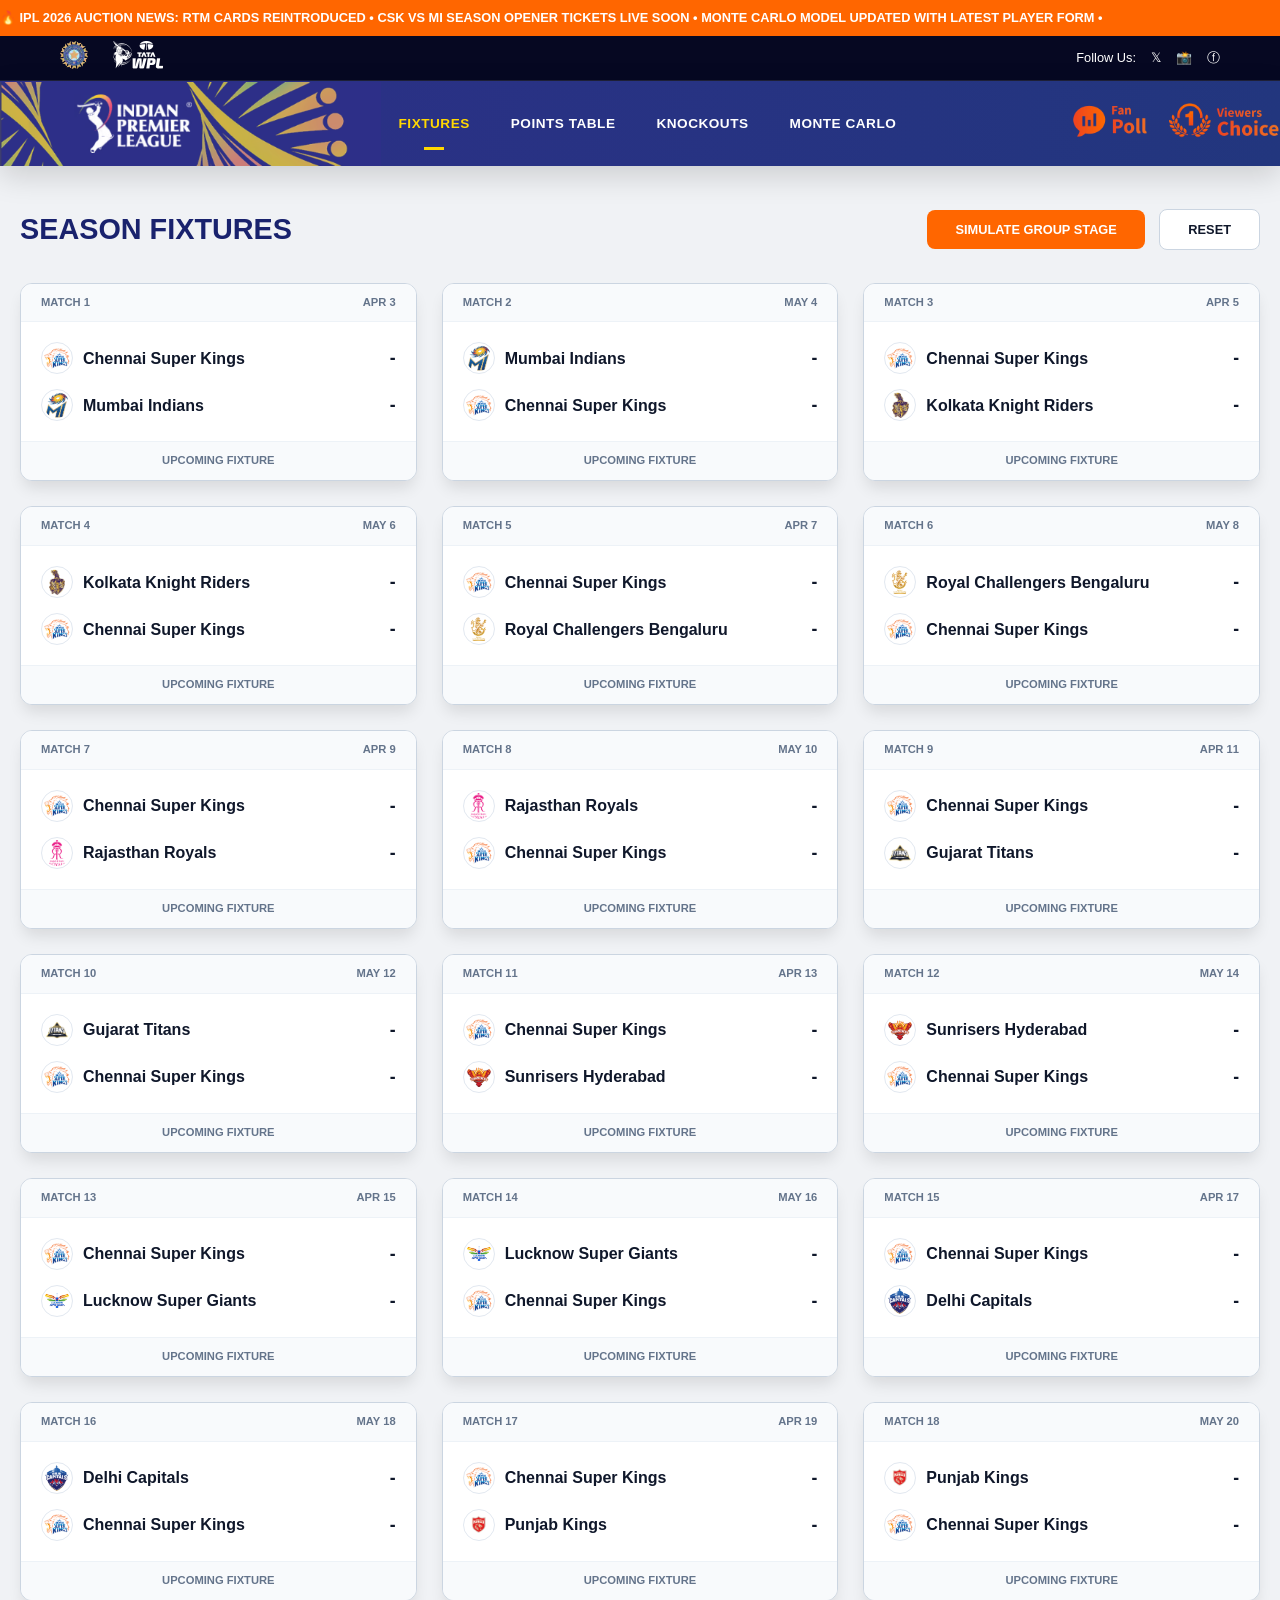
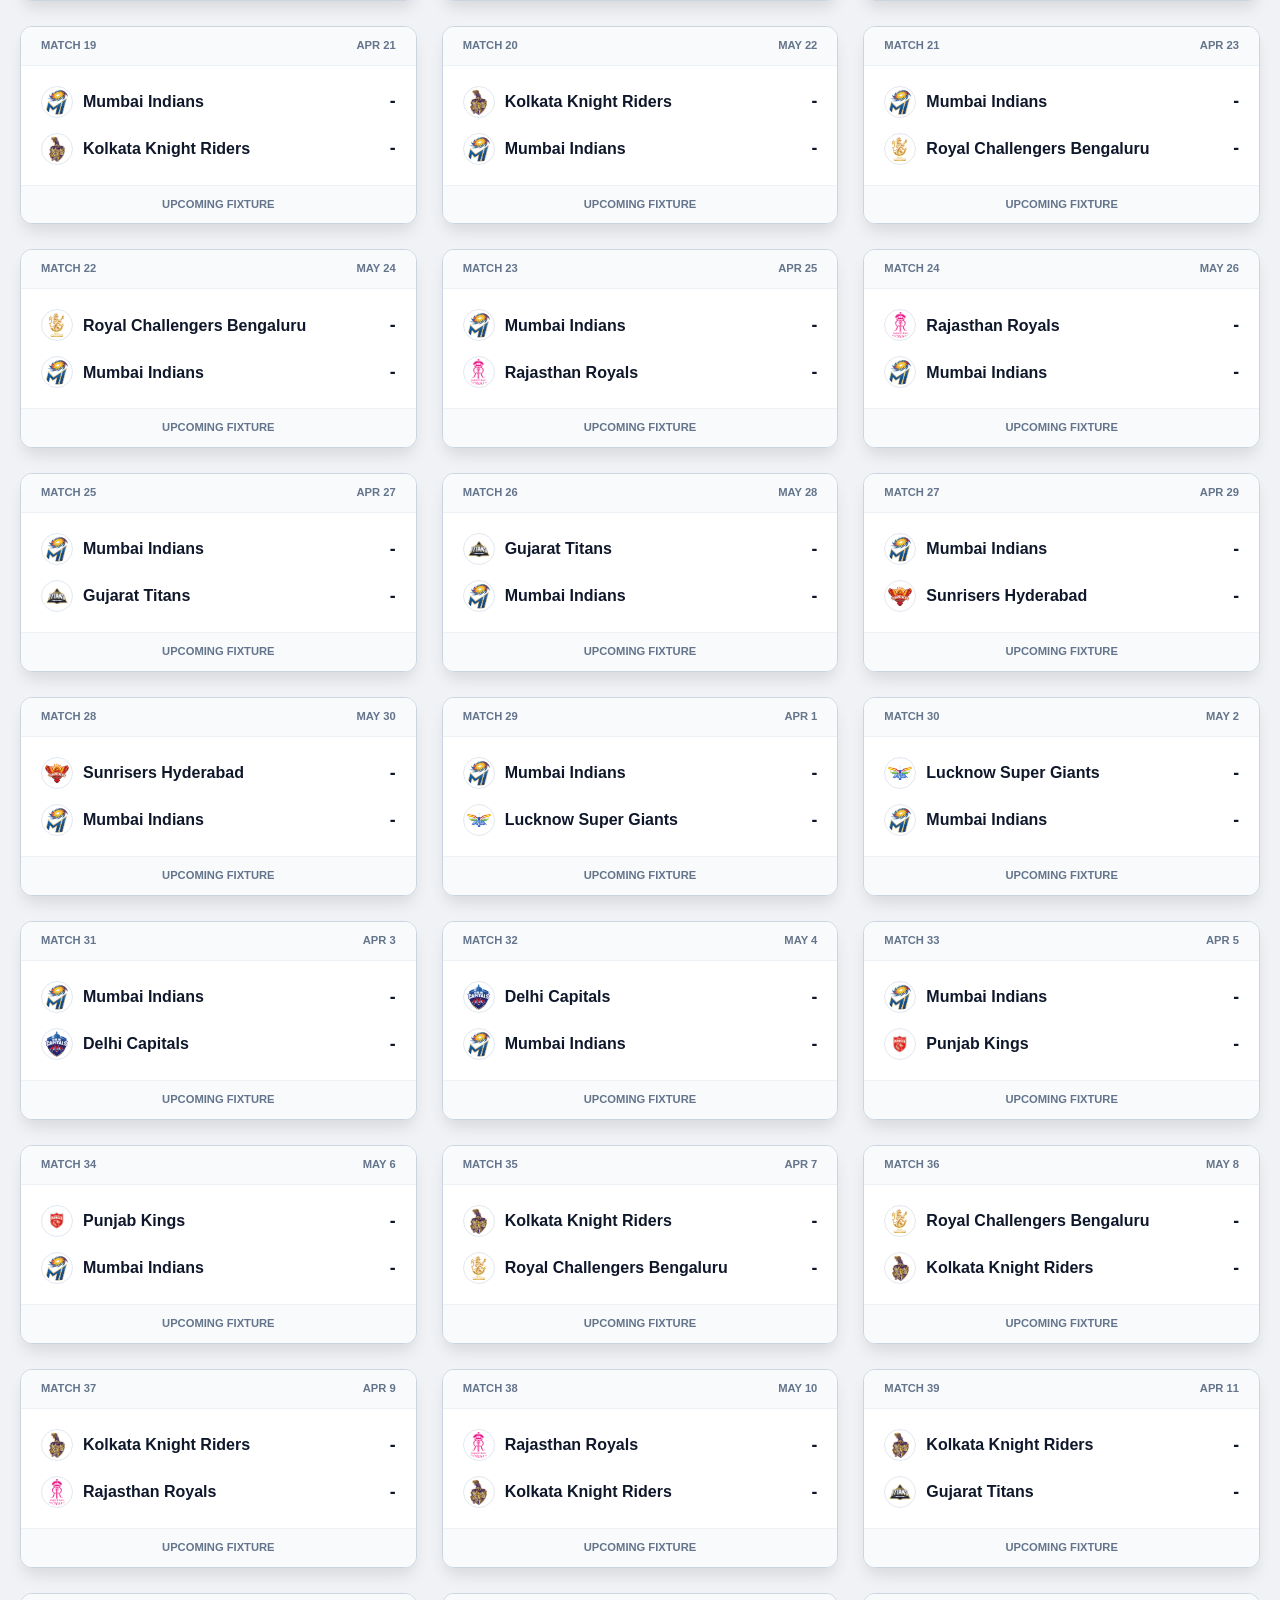
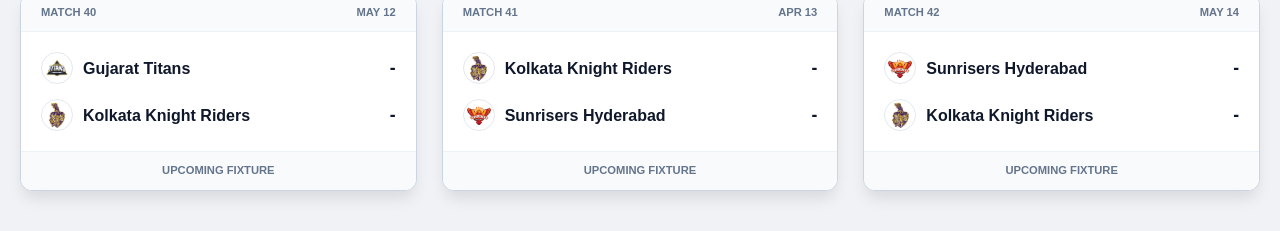
<file: projects/ipl-simulator/IPL Simulator.html>
<!DOCTYPE html>
<html lang="en">
<head>
    <meta charset="UTF-8">
    <meta name="viewport" content="width=device-width, initial-scale=1.0">
    <title>IPL 2026 Pro Simulator | Advanced Analytics</title>
    <style>
        :root {
            --ipl-navy: #19226D;
            --ipl-blue: #22367E;
            --ipl-gold: #FFD700;
            --ipl-orange: #FF6600;
            --ipl-green: #059669;
            --bg-light: #F0F2F5;
            --bg-white: #FFFFFF;
            --border: #CBD5E1;
            --text-dark: #0F172A;
            --text-muted: #64748B;
            --font-main: 'Inter', -apple-system, BlinkMacSystemFont, 'Segoe UI', Roboto, sans-serif;
            --glass: rgba(255, 255, 255, 0.1);
        }

        * { margin: 0; padding: 0; box-sizing: border-box; }
        
        body {
            font-family: var(--font-main);
            background-color: var(--bg-light);
            color: var(--text-dark);
            line-height: 1.6;
            overflow-x: hidden;
        }

        /* --- OFFICIAL BANNER NAVIGATION --- */
        .top-bar {
            background-color: #060822;
            height: 45px;
            display: flex;
            align-items: center;
            padding: 0 60px;
            justify-content: space-between;
            border-bottom: 1px solid rgba(255,255,255,0.1);
        }

        .top-bar-logos { display: flex; align-items: center; gap: 25px; }
        .top-bar-logos img { height: 28px; cursor: pointer; transition: transform 0.2s; }
        .top-bar-logos img:hover { transform: scale(1.1); }

        .social-links { display: flex; align-items: center; gap: 15px; color: white; font-size: 0.8rem;}

        .main-nav-banner {
    background: linear-gradient(90deg, #2d2f88 0%, #22367E 100%);
    height: 85px;
    display: flex;
    align-items: center;
    padding: 0; /* remove left-right spacing */
    position: sticky;
    top: 0;
    z-index: 1000;
    box-shadow: 0 10px 30px rgba(0,0,0,0.15);
}

.ipl-main-logo {
    height: 84px; /* fill full nav height */
    width: auto;
    margin: 0;
    padding: 0;
    display: block;
    cursor: pointer;
}

        .nav-links-container { display: flex; align-items: center; gap: 5px; flex-grow: 1; }
        .nav-item {
            color: white; text-decoration: none; text-transform: uppercase; font-weight: 700;
            font-size: 0.85rem; padding: 10px 18px; cursor: pointer; letter-spacing: 0.5px;
            position: relative; transition: 0.3s; border-radius: 4px;
        }
        .nav-item:hover { background: rgba(255,255,255,0.1); }
        .nav-item.active { color: var(--ipl-gold); }
        .nav-item.active::after {
            content: ''; position: absolute; bottom: -5px; left: 50%; transform: translateX(-50%);
            width: 20px; height: 3px; background: var(--ipl-gold);
        }

        .nav-icons-right { display: flex; align-items: center; gap: 20px; margin-left: auto;}
        .nav-icons-right img { height: 35px; cursor: pointer; }

        /* --- LIVE TICKER --- */
        .live-ticker {
            background: #FF6600; color: white; padding: 8px 0; font-weight: 700;
            font-size: 0.8rem; text-transform: uppercase; overflow: hidden; white-space: nowrap;
        }
        .ticker-content { display: inline-block; animation: ticker 30s linear infinite; }
        @keyframes ticker { 0% { transform: translateX(100%); } 100% { transform: translateX(-100%); } }

        /* --- MAIN CONTENT LOGIC --- */
        main { max-width: 1300px; margin: 40px auto; padding: 0 20px; }
        .tab-panel { display: none; }
        .tab-panel.active { display: block; animation: slideUp 0.4s ease-out; }
        @keyframes slideUp { from { opacity: 0; transform: translateY(20px); } to { opacity: 1; transform: translateY(0); } }

        /* --- UI COMPONENTS --- */
        .btn { 
            padding: 12px 28px; border-radius: 8px; border: none; font-weight: 800; 
            cursor: pointer; transition: 0.3s; text-transform: uppercase; font-size: 0.8rem;
        }
        .btn-primary { background: var(--ipl-orange); color: white; }
        .btn-primary:hover { background: #e65c00; transform: scale(1.02); box-shadow: 0 5px 15px rgba(255,102,0,0.3); }
        .btn:disabled { background: #cbd5e1; color: #64748b; cursor: not-allowed; transform: none; box-shadow: none; }

        .match-grid { display: grid; grid-template-columns: repeat(auto-fill, minmax(350px, 1fr)); gap: 25px; }
        .match-card { 
            background: white; border-radius: 12px; overflow: hidden; 
            border: 1px solid var(--border); transition: 0.3s;
            box-shadow: 0 10px 15px -3px rgba(0,0,0,0.1);
            display: flex; flex-direction: column;
        }
        .match-card:hover { transform: translateY(-5px); border-color: var(--ipl-blue); }
        .match-header { 
            background: #f8fafc; padding: 10px 20px; border-bottom: 1px solid #edf2f7;
            display: flex; justify-content: space-between; align-items: center;
            font-weight: 800; font-size: 0.7rem; color: var(--text-muted);
        }
        .match-body { padding: 20px; flex-grow: 1; }
        .team-row { display: flex; justify-content: space-between; align-items: center; margin-bottom: 15px; }
        .team-info { display: flex; align-items: center; gap: 10px; font-weight: 700; }
        .team-logo-small { width: 32px; height: 32px; object-fit: contain; border-radius: 50%; border: 1px solid #e2e8f0; padding: 2px; background: white;}
        .match-footer { background: #f8fafc; padding: 10px; text-align: center; font-size: 0.7rem; font-weight: 900; border-top: 1px solid #edf2f7; }

        .table-container { background: white; border-radius: 15px; box-shadow: 0 4px 20px rgba(0,0,0,0.05); overflow: hidden; }
        table { width: 100%; border-collapse: collapse; }
        th { background: #19226D; color: white; padding: 15px; font-size: 0.8rem; text-transform: uppercase; }
        td { padding: 15px; text-align: center; border-bottom: 1px solid #f1f5f9; font-weight: 600;}
        .pos-cell { font-weight: 900; color: var(--ipl-blue); }
        
        .form-dots { display: flex; gap: 4px; justify-content: center; }
        .form-dot { width: 22px; height: 22px; border-radius: 4px; display: flex; align-items: center; justify-content: center; font-size: 0.65rem; font-weight: 900; color: white; }
        .dot-w { background-color: #10B981; }
        .dot-l { background-color: #EF4444; }

        .sidebar { background: white; border: 1px solid var(--border); padding: 30px; border-radius: 15px; box-shadow: 0 4px 15px rgba(0,0,0,0.05); }
        .input-group { margin-bottom: 25px; }
        .input-group label { display: flex; justify-content: space-between; font-size: 0.75rem; font-weight: 800; color: var(--text-muted); margin-bottom: 8px; text-transform: uppercase; }
        select, input[type="number"] { width: 100%; padding: 12px; border-radius: 8px; border: 1px solid var(--border); font-family: inherit; font-weight: 600; outline: none; }
        input[type="range"] { width: 100%; accent-color: var(--ipl-blue); cursor: pointer; }
        
        .slider-row { display: flex; align-items: center; gap: 15px; background: #f8fafc; padding: 10px 15px; border-radius: 8px; margin-bottom: 10px; border: 1px solid #e2e8f0; }
        .slider-row span { font-weight: 900; font-size: 0.8rem; color: var(--ipl-blue); width: 25px; text-align: right; }

        .playoff-tier { display: flex; justify-content: center; gap: 40px; margin-bottom: 40px; flex-wrap: wrap; }
    </style>
</head>
<body>

<div class="live-ticker">
    <div class="ticker-content">
        🔥 IPL 2026 AUCTION NEWS: RTM CARDS REINTRODUCED • CSK VS MI SEASON OPENER TICKETS LIVE SOON • MONTE CARLO MODEL UPDATED WITH LATEST PLAYER FORM • 
    </div>
</div>

<div class="top-bar">
    <div class="top-bar-logos">
        <a href="https://www.bcci.tv" target="_blank"><img src="img/ipl/bcci.webp" alt="BCCI"></a>
        <a href="https://www.wplt20.com" target="_blank"><img src="img/ipl/wpl.webp" alt="WPL"></a>
    </div>
    <div class="social-links">
        Follow Us: <span>𝕏</span> <span>📸</span> <span>ⓕ</span>
    </div>
</div>

<nav class="main-nav-banner">
    <a href="https://www.iplt20.com" target="_blank">
        <img src="img/ipl/ipl_logo2.png" class="ipl-main-logo" alt="IPL Logo">
    </a>
    <div class="nav-links-container">
        <div class="nav-item active" onclick="showTab('matches', this)">Fixtures</div>
        <div class="nav-item" onclick="showTab('points', this)">Points Table</div>
        <div class="nav-item" onclick="showTab('playoffs', this)">Knockouts</div>
        <div class="nav-item" onclick="showTab('monte', this)">Monte Carlo</div>
    </div>
    <div class="nav-icons-right">
        <a href="https://www.iplt20.com/fan-poll" target="_blank" rel="noopener noreferrer">
    <img src="img/ipl/fan_poll.webp" alt="Poll">
</a>

<a href="https://www.iplt20.com/polls/emerging-player" target="_blank" rel="noopener noreferrer">
    <img src="img/ipl/viewers_choice.webp" alt="Choice">
</a>
    </div>
</nav>

<main>
    <section id="tab-matches" class="tab-panel active">
        <div style="display: flex; justify-content: space-between; align-items: center; margin-bottom: 30px;">
            <h1 style="font-weight: 900; color: var(--ipl-navy); font-size: 1.8rem;">SEASON FIXTURES</h1>
            <div>
                <button class="btn btn-primary" onclick="simulateGroupStage()">Simulate Group Stage</button>
                <button class="btn" style="background: white; border: 1px solid var(--border); color: var(--text-dark); margin-left: 10px;" onclick="resetSeason()">Reset</button>
            </div>
        </div>
        <div class="match-grid" id="match-list"></div>
    </section>

    <section id="tab-points" class="tab-panel">
        <h1 style="font-weight: 900; color: var(--ipl-navy); margin-bottom: 30px; font-size: 1.8rem;">LEAGUE STANDINGS</h1>
        <div class="table-container">
            <table>
                <thead>
                    <tr>
                        <th>Pos</th><th style="text-align: left;">Franchise</th><th>Pld</th><th>W</th><th>L</th><th>Form</th><th>Pts</th><th>NRR</th>
                    </tr>
                </thead>
                <tbody id="points-body"></tbody>
            </table>
        </div>
    </section>

    <section id="tab-playoffs" class="tab-panel">
        <div style="text-align: center; margin-bottom: 50px;">
            <h1 style="font-weight: 900; color: var(--ipl-navy); font-size: 1.8rem; margin-bottom: 10px;">ROAD TO THE FINAL</h1>
            <p id="playoff-msg" style="color: var(--text-muted); font-weight: 600; margin-bottom: 25px;">Complete the Group Stage to unlock the Knockout Bracket.</p>
            <button class="btn btn-primary" id="btn-sim-playoffs" onclick="simulatePlayoffs()" disabled>Run Knockout Stage</button>
        </div>
        <div id="playoffs-bracket"></div>
    </section>

    <section id="tab-monte" class="tab-panel">
        <div style="display: grid; grid-template-columns: 380px 1fr; gap: 40px; align-items: start;">
            <div class="sidebar">
                <h2 style="font-weight: 900; color: var(--ipl-navy); margin-bottom: 25px; border-bottom: 2px solid #f1f5f9; padding-bottom: 10px;">Simulation Engine</h2>
                
                <div class="input-group">
                    <label><span>Iterations</span><span>Max 100k</span></label>
                    <input type="number" id="sim-count" value="5000" step="1000" max="100000">
                </div>
                
                <div class="input-group">
                    <label><span>Variance (Upset Probability)</span><span id="var-val">30%</span></label>
                    <input type="range" id="mc-random" min="0" max="100" value="30" oninput="document.getElementById('var-val').innerText = this.value + '%'">
                </div>
                
                <button class="btn btn-primary" style="width: 100%; margin-bottom: 30px;" onclick="runMonteCarlo()">Execute Analysis</button>
                
                <h3 style="font-size: 0.8rem; font-weight: 800; color: var(--text-muted); text-transform: uppercase; margin-bottom: 15px;">Franchise Power Index (FPI)</h3>
                <div id="strength-editor"></div>
            </div>
            
            <div class="table-container" id="mc-results-container" style="min-height: 500px; display: flex; align-items: center; justify-content: center;">
                <p style="color: var(--text-muted); font-weight: 600;">Adjust parameters and execute the analysis to generate probability models.</p>
            </div>
        </div>
    </section>
</main>

<script>
    // --- CORE CONFIGURATION & DATA ---
    const TEAMS_CONFIG = [
        { id: 'CSK', name: 'Chennai Super Kings', strength: 88 },
        { id: 'MI',  name: 'Mumbai Indians', strength: 86 },
        { id: 'KKR', name: 'Kolkata Knight Riders', strength: 85 },
        { id: 'RCB', name: 'Royal Challengers Bengaluru', strength: 82 },
        { id: 'RR',  name: 'Rajasthan Royals', strength: 81 },
        { id: 'GT',  name: 'Gujarat Titans', strength: 79 },
        { id: 'SRH', name: 'Sunrisers Hyderabad', strength: 77 },
        { id: 'LSG', name: 'Lucknow Super Giants', strength: 76 },
        { id: 'DC',  name: 'Delhi Capitals', strength: 74 },
        { id: 'PBKS',name: 'Punjab Kings', strength: 72 }
    ];

    let TEAMS = [];
    let matches = [];
    let playoffMatches = [];
    let groupStageComplete = false;

    const getLogoPath = (id) => `img/teams/${id.toLowerCase()}.png`;

    // --- UTILITIES ---
    function showTab(tabId, element) {
        if(element.classList.contains('cursor-not-allowed')) return;
        document.querySelectorAll('.tab-panel').forEach(p => p.classList.remove('active'));
        document.querySelectorAll('.nav-item').forEach(i => i.classList.remove('active'));
        document.getElementById('tab-' + tabId).classList.add('active');
        element.classList.add('active');
    }

    function ballsToOversStr(balls) { return Math.floor(balls / 6) + "." + (balls % 6); }
    function ballsToDecimalOvers(balls) { return balls / 6; }

    // --- INITIALIZATION ---
    window.onload = () => {
        resetSeason();
        renderStrengthEditor();
    };

    function resetSeason() {
        TEAMS = TEAMS_CONFIG.map(t => ({
            ...t, pl: 0, w: 0, l: 0, pts: 0, 
            runsFor: 0, ballsFaced: 0, runsAgainst: 0, ballsBowled: 0, nrr: 0, form: []
        }));
        
        matches = [];
        playoffMatches = [];
        groupStageComplete = false;
        let count = 1;
        
        // Generate Double Round Robin
        for(let i=0; i < TEAMS.length; i++) {
            for(let j=i+1; j < TEAMS.length; j++) {
                matches.push({ id: count++, h: TEAMS[i].id, a: TEAMS[j].id, result: null, date: 'APR ' + (count % 30 + 1) });
                matches.push({ id: count++, h: TEAMS[j].id, a: TEAMS[i].id, result: null, date: 'MAY ' + (count % 30 + 1) });
            }
        }
        
        document.getElementById('btn-sim-playoffs').disabled = true;
        document.getElementById('playoff-msg').innerText = "Complete the Group Stage to unlock the Knockout Bracket.";
        document.getElementById('playoffs-bracket').innerHTML = '';
        
        renderMatches();
        updatePointsTable();
    }

    // --- SIMULATION LOGIC ---
    function simInnings(target = null, strength) {
        let runs = 0, wickets = 0, balls = 0;
        let maxBalls = 120;
        let strFactor = (strength - 80) / 100; 
        
        let pW = Math.max(0.01, 0.055 - (strFactor * 0.03)); 
        let pDot = 0.32 - (strFactor * 0.1); 
        let p1 = 0.40; let p2 = 0.08; let p4 = 0.10 + (strFactor * 0.05); let p6 = 0.045 + (strFactor * 0.03);
        
        let total = pW + pDot + p1 + p2 + p4 + p6;
        pW /= total; pDot /= total; p1 /= total; p2 /= total; p4 /= total; p6 /= total;

        for(let i=1; i<=maxBalls; i++) {
            balls++;
            let r = Math.random();
            if (r < pW) { wickets++; if (wickets === 10) break; }
            else if (r < pW + pDot) runs += 0;
            else if (r < pW + pDot + p1) runs += 1;
            else if (r < pW + pDot + p1 + p2) runs += 2;
            else if (r < pW + pDot + p1 + p2 + p4) runs += 4;
            else runs += 6;

            if (target !== null && runs >= target) break;
        }
        return { runs, wickets, balls, oversStr: ballsToOversStr(balls) };
    }

    function simMatch(match, upsetProb) {
        const hStr = parseInt(document.getElementById(`str-${match.h}`)?.value) || TEAMS.find(t=>t.id===match.h).strength;
        const aStr = parseInt(document.getElementById(`str-${match.a}`)?.value) || TEAMS.find(t=>t.id===match.a).strength;

        const noise = (Math.random() - 0.5) * (upsetProb / 2);
        const homeBatFirst = Math.random() > 0.5;

        let t1 = homeBatFirst ? match.h : match.a;
        let t2 = homeBatFirst ? match.a : match.h;
        let s1 = (homeBatFirst ? hStr : aStr) + (noise * 10);
        let s2 = (homeBatFirst ? aStr : hStr) - (noise * 10);

        let inn1 = simInnings(null, s1);
        let target = inn1.runs + 1;
        let inn2 = simInnings(target, s2);

        let winnerId, marginText;
        if (inn2.runs >= target) {
            winnerId = t2;
            marginText = `${winnerId} WON BY ${10 - inn2.wickets} WICKETS`;
        } else if (inn1.runs > inn2.runs) {
            winnerId = t1;
            marginText = `${winnerId} WON BY ${inn1.runs - inn2.runs} RUNS`;
        } else {
            winnerId = Math.random() > 0.5 ? t1 : t2;
            if(winnerId === t2) inn2.runs++; else inn1.runs++; 
            marginText = `${winnerId} WON BY SUPER OVER`;
        }

        return {
            winnerId, marginText, homeBatFirst, t1, t2,
            hScore: homeBatFirst ? `${inn1.runs}/${inn1.wickets}` : `${inn2.runs}/${inn2.wickets}`,
            aScore: homeBatFirst ? `${inn2.runs}/${inn2.wickets}` : `${inn1.runs}/${inn1.wickets}`,
            hOvers: homeBatFirst ? inn1.oversStr : inn2.oversStr,
            aOvers: homeBatFirst ? inn2.oversStr : inn1.oversStr,
            inn1runs: inn1.runs, inn1wickets: inn1.wickets, inn1balls: inn1.balls,
            inn2runs: inn2.runs, inn2wickets: inn2.wickets, inn2balls: inn2.balls
        };
    }

    function simulateGroupStage() {
        const upset = parseInt(document.getElementById('mc-random').value) || 30;
        matches.forEach(m => { if(!m.result) m.result = simMatch(m, upset); });
        
        groupStageComplete = true;
        document.getElementById('btn-sim-playoffs').disabled = false;
        document.getElementById('playoff-msg').innerText = "Group Stage Complete. The Knockout Bracket is ready.";
        
        updatePointsTable();
        renderMatches();
    }

    // --- RENDER LOGIC ---
    function updatePointsTable() {
        TEAMS.forEach(t => { 
            t.pl = 0; t.w = 0; t.l = 0; t.pts = 0; 
            t.runsFor = 0; t.ballsFaced = 0; t.runsAgainst = 0; t.ballsBowled = 0; t.form = [];
        });

        matches.filter(m => m.result).forEach(m => {
            const h = TEAMS.find(t => t.id === m.h);
            const a = TEAMS.find(t => t.id === m.a);
            const r = m.result;

            h.pl++; a.pl++;
            if (r.winnerId === h.id) { h.w++; h.pts += 2; a.l++; h.form.push('W'); a.form.push('L'); }
            else { a.w++; a.pts += 2; h.l++; a.form.push('W'); h.form.push('L'); }

            let i1B = r.inn1wickets === 10 ? 120 : r.inn1balls;
            let i2B = r.inn2wickets === 10 ? 120 : r.inn2balls;

            if (r.homeBatFirst) {
                h.runsFor += r.inn1runs; h.ballsFaced += i1B; a.runsAgainst += r.inn1runs; a.ballsBowled += i1B;
                a.runsFor += r.inn2runs; a.ballsFaced += i2B; h.runsAgainst += r.inn2runs; h.ballsBowled += i2B;
            } else {
                a.runsFor += r.inn1runs; a.ballsFaced += i1B; h.runsAgainst += r.inn1runs; h.ballsBowled += i1B;
                h.runsFor += r.inn2runs; h.ballsFaced += i2B; a.runsAgainst += r.inn2runs; a.ballsBowled += i2B;
            }
        });

        TEAMS.forEach(t => {
            t.nrr = t.ballsFaced > 0 ? (t.runsFor / ballsToDecimalOvers(t.ballsFaced)) - (t.runsAgainst / ballsToDecimalOvers(t.ballsBowled)) : 0;
            if (t.form.length > 5) t.form = t.form.slice(-5);
        });

        TEAMS.sort((a,b) => b.pts - a.pts || b.nrr - a.nrr);

        const body = document.getElementById('points-body');
        body.innerHTML = '';
        TEAMS.forEach((t, i) => {
            const isQual = i < 4 ? 'background-color: #f0fdf4; border-left: 4px solid var(--ipl-green);' : 'border-left: 4px solid transparent;';
            const nrrStr = (t.nrr > 0 ? "+" : "") + t.nrr.toFixed(3);
            let formHtml = t.form.map(f => `<div class="form-dot ${f==='W'?'dot-w':'dot-l'}">${f}</div>`).join('');

            body.innerHTML += `
                <tr style="${isQual}">
                    <td class="pos-cell">${i+1}</td>
                    <td>
                        <div style="display:flex; align-items:center; gap:12px;">
                            <img src="${getLogoPath(t.id)}" class="team-logo-small">
                            <span style="font-weight:700;">${t.name}</span>
                        </div>
                    </td>
                    <td>${t.pl}</td><td>${t.w}</td><td>${t.l}</td>
                    <td><div class="form-dots">${formHtml || '-'}</div></td>
                    <td style="font-weight: 900; color: var(--ipl-blue); font-size: 1.1em;">${t.pts}</td>
                    <td style="color: ${t.nrr >= 0 ? 'var(--ipl-green)' : '#DC2626'}; font-weight: bold;">${nrrStr}</td>
                </tr>`;
        });
    }

    function createMatchCard(m) {
        const h = TEAMS_CONFIG.find(t => t.id === m.h);
        const a = TEAMS_CONFIG.find(t => t.id === m.a);
        const r = m.result;

        return `
            <div class="match-card">
                <div class="match-header">
                    <span>MATCH ${m.id}</span>
                    <span style="color: ${r ? 'var(--ipl-blue)' : 'inherit'}">${r ? 'COMPLETED' : m.date}</span>
                </div>
                <div class="match-body">
                    <div class="team-row">
                        <div class="team-info"><img src="${getLogoPath(h.id)}" class="team-logo-small"> 
                        <span style="color: ${r && r.winnerId === h.id ? 'var(--ipl-blue)' : 'inherit'}">${h.name}</span></div>
                        <div style="text-align:right;">
                            <span style="font-weight:900; font-size:1.1rem;">${r ? r.hScore : '-'}</span>
                            ${r ? `<span style="font-size:0.7rem; color:var(--text-muted);">(${r.hOvers})</span>` : ''}
                        </div>
                    </div>
                    <div class="team-row" style="margin-bottom:0;">
                        <div class="team-info"><img src="${getLogoPath(a.id)}" class="team-logo-small"> 
                        <span style="color: ${r && r.winnerId === a.id ? 'var(--ipl-blue)' : 'inherit'}">${a.name}</span></div>
                        <div style="text-align:right;">
                            <span style="font-weight:900; font-size:1.1rem;">${r ? r.aScore : '-'}</span>
                            ${r ? `<span style="font-size:0.7rem; color:var(--text-muted);">(${r.aOvers})</span>` : ''}
                        </div>
                    </div>
                </div>
                <div class="match-footer" style="color: ${r ? 'var(--ipl-orange)' : 'var(--text-muted)'}">
                    ${r ? r.marginText : 'UPCOMING FIXTURE'}
                </div>
            </div>
        `;
    }

    function renderMatches() {
        const list = document.getElementById('match-list');
        list.innerHTML = '';
        matches.slice(0, 42).forEach(m => list.innerHTML += createMatchCard(m));
    }

    function renderStrengthEditor() {
        const cont = document.getElementById('strength-editor');
        cont.innerHTML = '';
        TEAMS_CONFIG.forEach(t => {
            cont.innerHTML += `
                <div class="slider-row">
                    <img src="${getLogoPath(t.id)}" class="team-logo-small" style="width:24px; height:24px;">
                    <input type="range" id="str-${t.id}" min="50" max="100" value="${t.strength}" oninput="document.getElementById('val-${t.id}').innerText = this.value">
                    <span id="val-${t.id}">${t.strength}</span>
                </div>
            `;
        });
    }

    // --- PLAYOFFS ---
    function simulatePlayoffs() {
        if (!groupStageComplete) return;
        TEAMS.sort((a,b) => b.pts - a.pts || b.nrr - a.nrr);
        const upset = parseInt(document.getElementById('mc-random').value) || 30;
        let t1 = TEAMS[0].id, t2 = TEAMS[1].id, t3 = TEAMS[2].id, t4 = TEAMS[3].id;

        let q1 = { id: 'QUALIFIER 1', h: t1, a: t2, date: 'MAY 24', result: null };
        let el = { id: 'ELIMINATOR', h: t3, a: t4, date: 'MAY 25', result: null };
        q1.result = simMatch(q1, upset); el.result = simMatch(el, upset);

        let q1W = q1.result.winnerId; let q1L = q1W === t1 ? t2 : t1; let elW = el.result.winnerId;

        let q2 = { id: 'QUALIFIER 2', h: q1L, a: elW, date: 'MAY 27', result: null };
        q2.result = simMatch(q2, upset); let q2W = q2.result.winnerId;

        let final = { id: 'GRAND FINAL', h: q1W, a: q2W, date: 'MAY 29', result: null };
        final.result = simMatch(final, upset); let champ = final.result.winnerId;

        const bracket = document.getElementById('playoffs-bracket');
        bracket.innerHTML = `
            <div class="playoff-tier">
                <div style="width: 350px;">${createMatchCard(q1)}</div>
                <div style="width: 350px;">${createMatchCard(el)}</div>
            </div>
            <div class="playoff-tier">
                <div style="width: 350px;">${createMatchCard(q2)}</div>
            </div>
            <div class="playoff-tier">
                <div style="width: 450px; transform: scale(1.05); box-shadow: 0 20px 40px rgba(0,0,0,0.15); border: 2px solid var(--ipl-gold); border-radius: 12px;">
                    ${createMatchCard(final).replace('class="match-header"', 'class="match-header" style="background: var(--ipl-navy); color: var(--ipl-gold); border-bottom: 2px solid var(--ipl-gold); font-size: 0.9rem;"')}
                </div>
            </div>
            <div style="text-align:center; background: linear-gradient(135deg, var(--ipl-gold), #FFA500); padding: 30px; border-radius: 15px; color: white; width: 100%; max-width: 600px; box-shadow: 0 10px 20px rgba(0,0,0,0.1);">
                <div style="font-size: 0.8rem; font-weight: 900; text-transform: uppercase; letter-spacing: 2px; margin-bottom: 10px;">Tournament Winner</div>
                <div style="font-size: 2.5rem; font-weight: 900;">${TEAMS.find(t=>t.id===champ).name}</div>
            </div>
        `;
        document.getElementById('btn-sim-playoffs').disabled = true;
    }

    // --- MONTE CARLO ---
    function fastDecideWinner(s1, s2, upset) {
        return Math.random() < (0.5 + ((s1 - s2) / 100) * (1 - (upset/100))) ? 1 : 2;
    }

    function runMonteCarlo() {
        const count = parseInt(document.getElementById('sim-count').value);
        const upset = parseInt(document.getElementById('mc-random').value);
        const container = document.getElementById('mc-results-container');
        
        const stats = {};
        TEAMS_CONFIG.forEach(t => stats[t.id] = { champ: 0, final: 0, top4: 0, str: parseInt(document.getElementById(`str-${t.id}`).value) });

        container.innerHTML = `<div style="text-align:center; color: var(--ipl-blue); font-weight: 800; font-size: 1.2rem; animation: pulse 1.5s infinite;">Processing ${count.toLocaleString()} Permutations...</div>`;

        setTimeout(() => {
            for(let i=0; i<count; i++) {
                let pts = {}; TEAMS_CONFIG.forEach(t => pts[t.id] = 0);
                for(let a=0; a<TEAMS_CONFIG.length; a++) {
                    for(let b=a+1; b<TEAMS_CONFIG.length; b++) {
                        let id1 = TEAMS_CONFIG[a].id; let id2 = TEAMS_CONFIG[b].id;
                        fastDecideWinner(stats[id1].str, stats[id2].str, upset) === 1 ? pts[id1]+=2 : pts[id2]+=2;
                        fastDecideWinner(stats[id2].str, stats[id1].str, upset) === 1 ? pts[id2]+=2 : pts[id1]+=2;
                    }
                }
                let l = Object.keys(pts).map(id => ({id, p: pts[id] + Math.random()})).sort((a,b) => b.p - a.p);
                let r1 = l[0].id, r2 = l[1].id, r3 = l[2].id, r4 = l[3].id;
                stats[r1].top4++; stats[r2].top4++; stats[r3].top4++; stats[r4].top4++;

                let q1W = fastDecideWinner(stats[r1].str, stats[r2].str, upset) === 1 ? r1 : r2;
                let q1L = q1W === r1 ? r2 : r1;
                let elW = fastDecideWinner(stats[r3].str, stats[r4].str, upset) === 1 ? r3 : r4;
                let q2W = fastDecideWinner(stats[q1L].str, stats[elW].str, upset) === 1 ? q1L : elW;
                let champ = fastDecideWinner(stats[q1W].str, stats[q2W].str, upset) === 1 ? q1W : q2W;
                
                stats[champ].champ++; stats[champ].final++; stats[champ === q1W ? q2W : q1W].final++;
            }

            const sorted = Object.entries(stats).sort((a,b) => b[1].champ - a[1].champ);
            let html = `<table style="width:100%;"><thead><tr><th>Franchise</th><th>Win Title</th><th>Reach Final</th><th>Top 4</th></tr></thead><tbody>`;
            
            sorted.forEach(([id, s]) => {
                const team = TEAMS_CONFIG.find(t => t.id === id);
                const pC = ((s.champ / count) * 100).toFixed(1);
                const pF = ((s.final / count) * 100).toFixed(1);
                const p4 = ((s.top4 / count) * 100).toFixed(1);
                
                const heatColor = pC > 20 ? 'color: var(--ipl-green); font-weight: 900;' : (pC > 10 ? 'color: var(--ipl-blue); font-weight: 800;' : 'color: var(--text-dark);');

                html += `<tr>
                    <td style="text-align:left; display:flex; align-items:center; gap:10px;"><img src="${getLogoPath(id)}" class="team-logo-small"> <strong>${team.name}</strong></td>
                    <td style="${heatColor} font-size:1.1rem;">${pC}%</td>
                    <td style="font-weight:600;">${pF}%</td>
                    <td style="font-weight:600;">${p4}%</td>
                </tr>`;
            });
            container.innerHTML = html + `</tbody></table>`;
        }, 50);
    }
</script>
</body>
</html>
</file>
